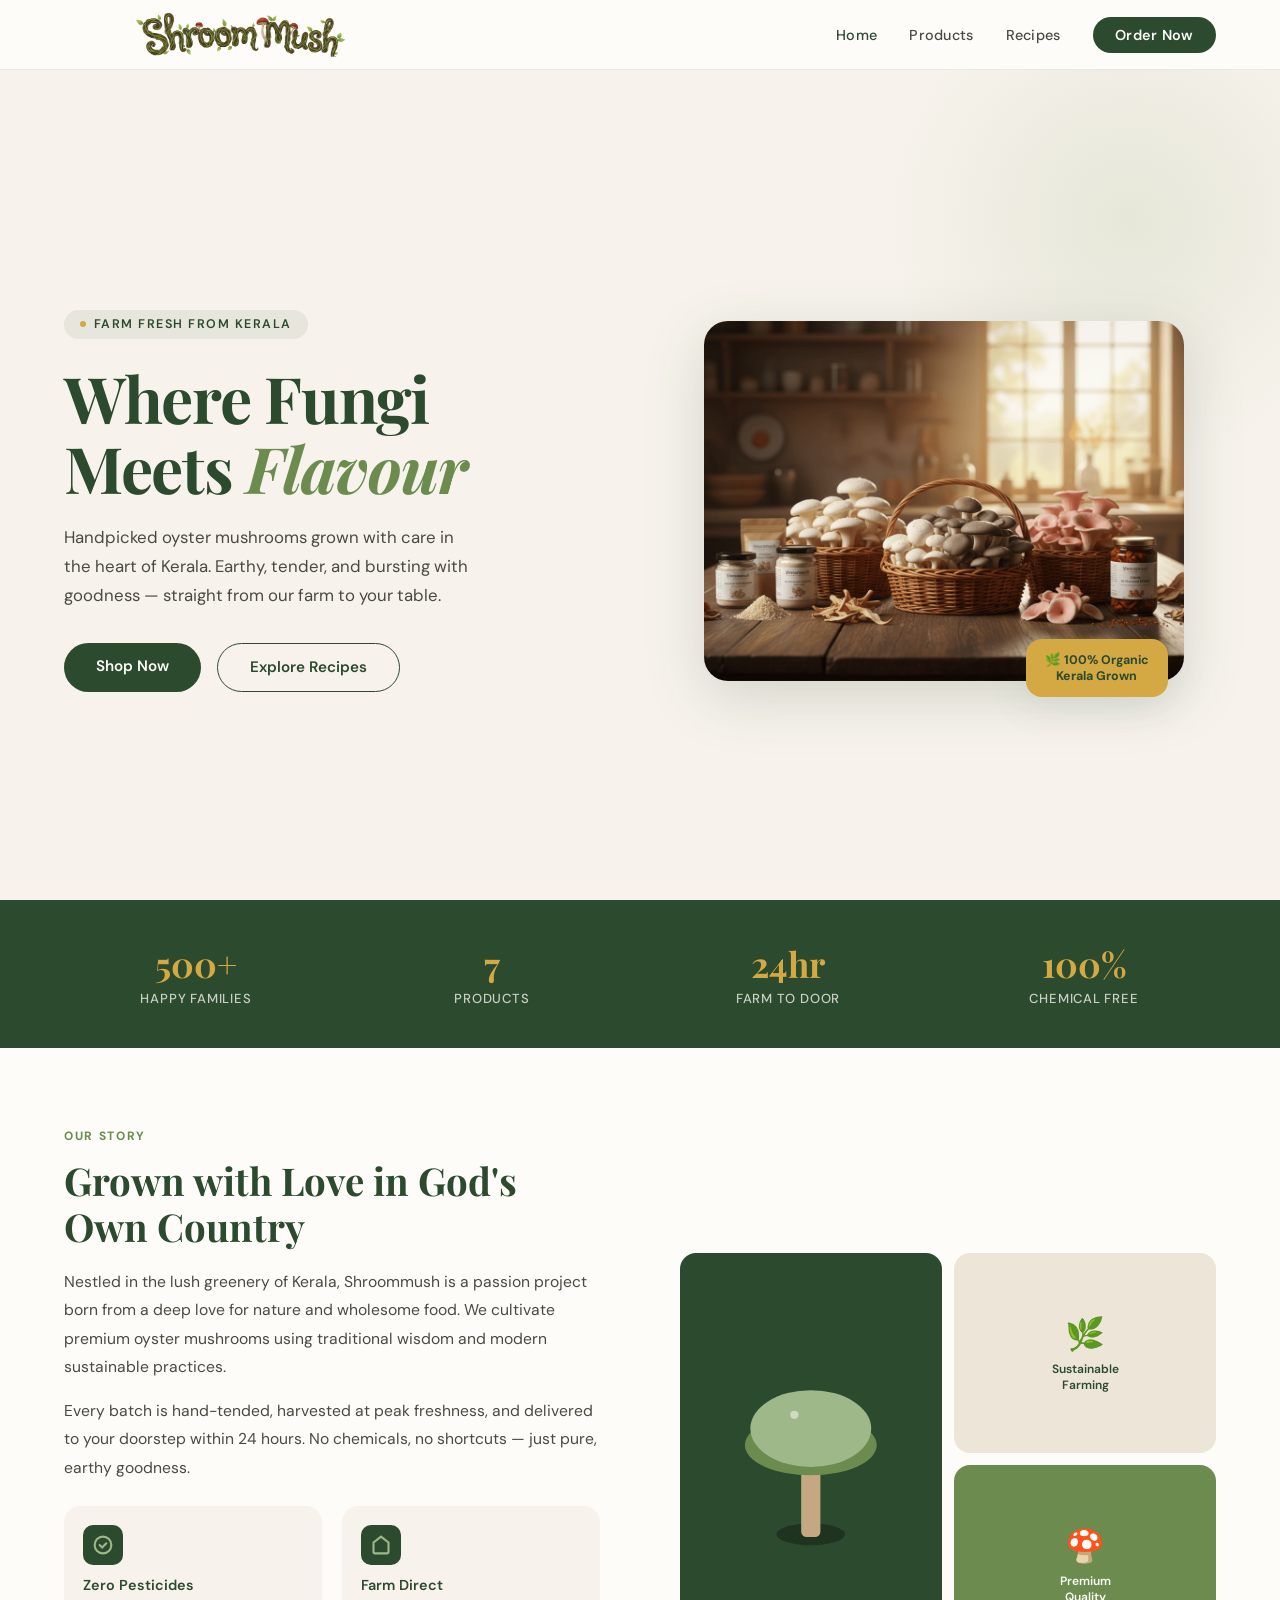
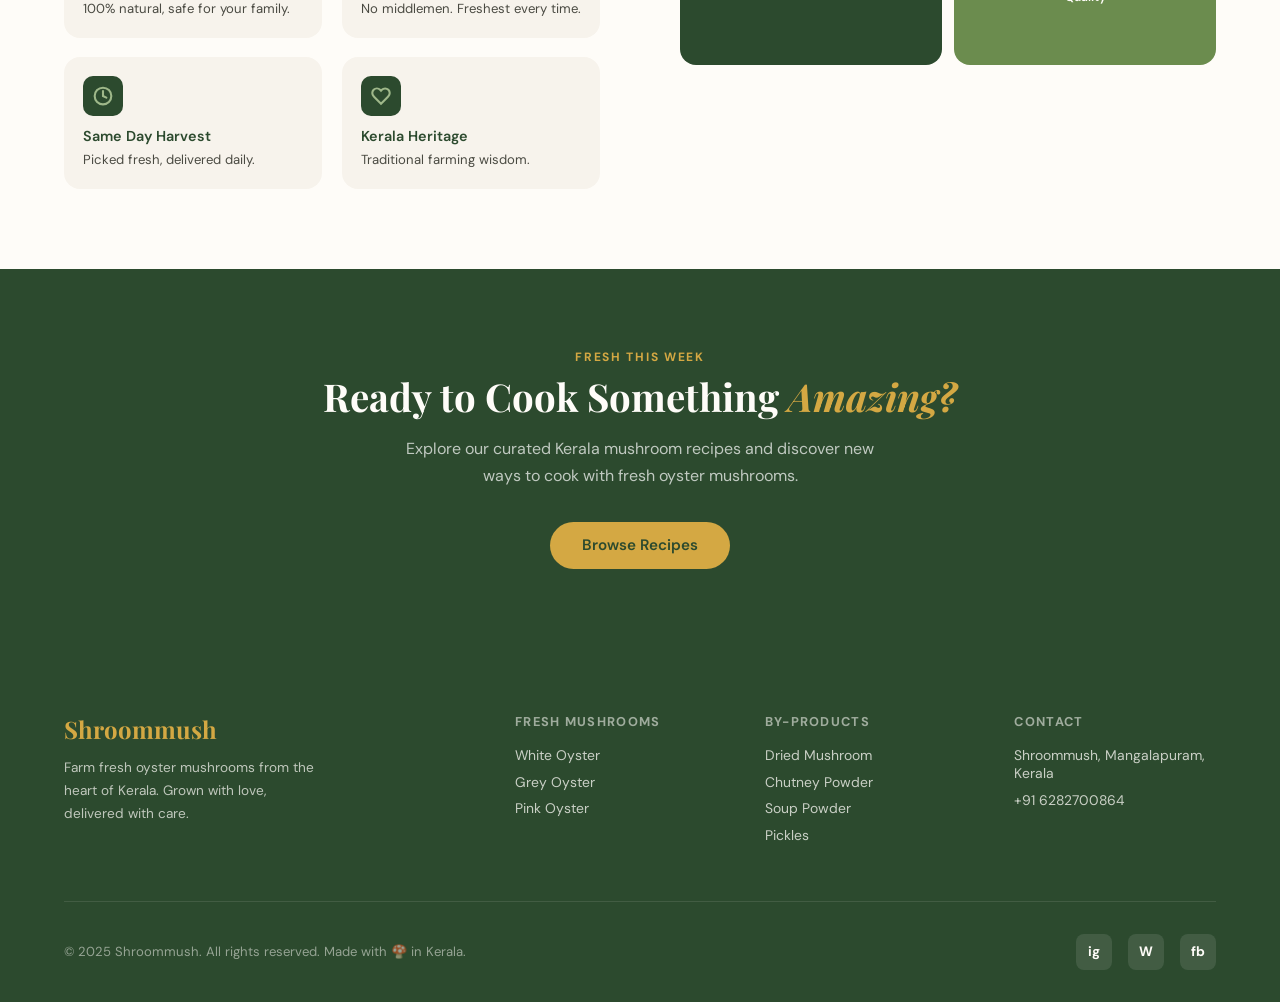
<file: index.html>
<!DOCTYPE html>
<html lang="en">
<head>
<meta charset="UTF-8">
<meta name="viewport" content="width=device-width, initial-scale=1.0">
<title>Shroommush — Farm Fresh Oyster Mushrooms, Kerala</title>
<link rel="stylesheet" href="style.css">
</head>
<body>

<!-- DISCOUNT BANNER -->
<div id="discountBanner">
  <span class="banner-text">🎉 <strong>Get up to 20% OFF</strong> on your next direct purchase! Use code <span class="banner-code">SHROOM20</span> on WhatsApp</span>
  <a class="banner-shop-btn" href="products.html" onclick="hideBanner()">Shop Now</a>
  <button class="banner-close" onclick="hideBanner()" aria-label="Close">✕</button>
</div>

<!-- NAV -->
<nav>
  <a class="nav-logo" href="index.html"><img src="logo.png" alt="" class="nav-logo-img"></a>
  <ul class="nav-links">
    <li><a href="index.html" class="active">Home</a></li>
    <li><a href="products.html">Products</a></li>
    <li><a href="recipes.html">Recipes</a></li>
    <li><a href="contact.html" class="nav-cta">Order Now</a></li>
  </ul>
  <button class="hamburger" onclick="toggleMenu()"><span></span><span></span><span></span></button>
</nav>
<div class="mobile-menu" id="mobileMenu">
  <a href="index.html">Home</a>
  <a href="products.html">Products</a>
  <a href="recipes.html">Recipes</a>
  <a href="contact.html">Order Now</a>
</div>

<!-- HERO -->
<section class="hero">
  <div class="hero-text">
    <div class="hero-eyebrow">Farm Fresh from Kerala</div>
    <h1>Where Fungi<br>Meets <em>Flavour</em></h1>
    <p>Handpicked oyster mushrooms grown with care in the heart of Kerala. Earthy, tender, and bursting with goodness — straight from our farm to your table.</p>
    <div class="hero-btns">
      <a href="products.html" class="btn-primary">Shop Now</a>
      <a href="recipes.html" class="btn-outline">Explore Recipes</a>
    </div>
  </div>
  <div class="hero-visual">
    <div class="hero-img-wrap">
      <img src="banner.png" alt="Fresh Oyster Mushrooms from Kerala" class="hero-img">
      <div class="hero-badge">🌿 100% Organic<br>Kerala Grown</div>
    </div>
  </div>
</section>

<div class="stats-bar">
  <div class="stat-item"><span class="stat-num">500+</span><span class="stat-label">Happy Families</span></div>
  <div class="stat-item"><span class="stat-num">7</span><span class="stat-label">Products</span></div>
  <div class="stat-item"><span class="stat-num">24hr</span><span class="stat-label">Farm to Door</span></div>
  <div class="stat-item"><span class="stat-num">100%</span><span class="stat-label">Chemical Free</span></div>
</div>

<section class="about-strip">
  <div>
    <span class="section-tag">Our Story</span>
    <h2 class="section-h2">Grown with Love in God's Own Country</h2>
    <p class="body-text">Nestled in the lush greenery of Kerala, Shroommush is a passion project born from a deep love for nature and wholesome food. We cultivate premium oyster mushrooms using traditional wisdom and modern sustainable practices.</p>
    <p class="body-text">Every batch is hand-tended, harvested at peak freshness, and delivered to your doorstep within 24 hours. No chemicals, no shortcuts — just pure, earthy goodness.</p>
    <div class="features-grid">
      <div class="feature-card"><div class="feature-icon"><svg width="20" height="20" viewBox="0 0 24 24" fill="none" stroke="#9FB88A" stroke-width="2.5" stroke-linecap="round"><circle cx="12" cy="12" r="10"/><path d="M8 12l3 3 5-5"/></svg></div><h4>Zero Pesticides</h4><p>100% natural, safe for your family.</p></div>
      <div class="feature-card"><div class="feature-icon"><svg width="20" height="20" viewBox="0 0 24 24" fill="none" stroke="#9FB88A" stroke-width="2.5" stroke-linecap="round"><path d="M3 9l9-7 9 7v11a2 2 0 0 1-2 2H5a2 2 0 0 1-2-2z"/></svg></div><h4>Farm Direct</h4><p>No middlemen. Freshest every time.</p></div>
      <div class="feature-card"><div class="feature-icon"><svg width="20" height="20" viewBox="0 0 24 24" fill="none" stroke="#9FB88A" stroke-width="2.5" stroke-linecap="round"><circle cx="12" cy="12" r="10"/><polyline points="12 6 12 12 16 14"/></svg></div><h4>Same Day Harvest</h4><p>Picked fresh, delivered daily.</p></div>
      <div class="feature-card"><div class="feature-icon"><svg width="20" height="20" viewBox="0 0 24 24" fill="none" stroke="#9FB88A" stroke-width="2.5" stroke-linecap="round"><path d="M20.84 4.61a5.5 5.5 0 0 0-7.78 0L12 5.67l-1.06-1.06a5.5 5.5 0 0 0-7.78 7.78l1.06 1.06L12 21.23l7.78-7.78 1.06-1.06a5.5 5.5 0 0 0 0-7.78z"/></svg></div><h4>Kerala Heritage</h4><p>Traditional farming wisdom.</p></div>
    </div>
  </div>
  <div class="mosaic">
    <div class="mosaic-block"><svg viewBox="0 0 120 240" style="width:80%;height:80%"><ellipse cx="60" cy="175" rx="25" ry="8" fill="rgba(0,0,0,0.3)"/><rect x="53" y="115" width="14" height="62" rx="4" fill="#C4A882"/><ellipse cx="60" cy="110" rx="48" ry="22" fill="#6B8C4E"/><ellipse cx="60" cy="98" rx="44" ry="28" fill="#9FB88A"/><circle cx="48" cy="88" r="3" fill="rgba(254,252,248,0.5)"/></svg></div>
    <div class="mosaic-block"><span style="font-size:2rem">🌿</span><span style="font-size:0.75rem;font-weight:600;color:var(--forest);text-align:center">Sustainable<br>Farming</span></div>
    <div class="mosaic-block"><span style="font-size:2rem">🍄</span><span style="font-size:0.75rem;font-weight:600;color:var(--white);text-align:center">Premium<br>Quality</span></div>
  </div>
</section>

<section style="background:var(--forest);padding:5rem 5vw;text-align:center">
  <span class="section-tag" style="color:var(--gold);display:block;margin-bottom:0.5rem">Fresh This Week</span>
  <h2 class="section-h2" style="color:var(--white);margin:0 auto 1rem">Ready to Cook Something <em style="color:var(--gold)">Amazing?</em></h2>
  <p style="color:rgba(255,255,255,0.7);max-width:480px;margin:0 auto 2rem;line-height:1.7">Explore our curated Kerala mushroom recipes and discover new ways to cook with fresh oyster mushrooms.</p>
  <a href="recipes.html" class="btn-primary" style="background:var(--gold);color:var(--forest)">Browse Recipes</a>
</section>

<footer>
  <div class="footer-grid">
    <div class="footer-brand"><h3>Shroommush</h3><p>Farm fresh oyster mushrooms from the heart of Kerala. Grown with love, delivered with care.</p></div>
    <div class="footer-col"><h4>Fresh Mushrooms</h4><a href="products.html">White Oyster</a><a href="products.html">Grey Oyster</a><a href="products.html">Pink Oyster</a></div>
    <div class="footer-col"><h4>By-Products</h4><a href="products.html">Dried Mushroom</a><a href="products.html">Chutney Powder</a><a href="products.html">Soup Powder</a><a href="products.html">Pickles</a></div>
    <div class="footer-col"><h4>Contact</h4><a>Shroommush, Mangalapuram, Kerala</a><a>+91 6282700864</a></div>
  </div>
  <div class="footer-bottom">
    <p>© 2025 Shroommush. All rights reserved. Made with 🍄 in Kerala.</p>
    <div class="social-links"><a class="social-link">ig</a><a class="social-link">W</a><a class="social-link">fb</a></div>
  </div>
</footer>

<script>
function toggleMenu(){ document.getElementById('mobileMenu').classList.toggle('open'); }
function hideBanner() { document.getElementById('discountBanner').classList.remove('show'); }
setTimeout(function(){ document.getElementById('discountBanner').classList.add('show'); }, 3000);
</script>
</body>
</html>
</file>
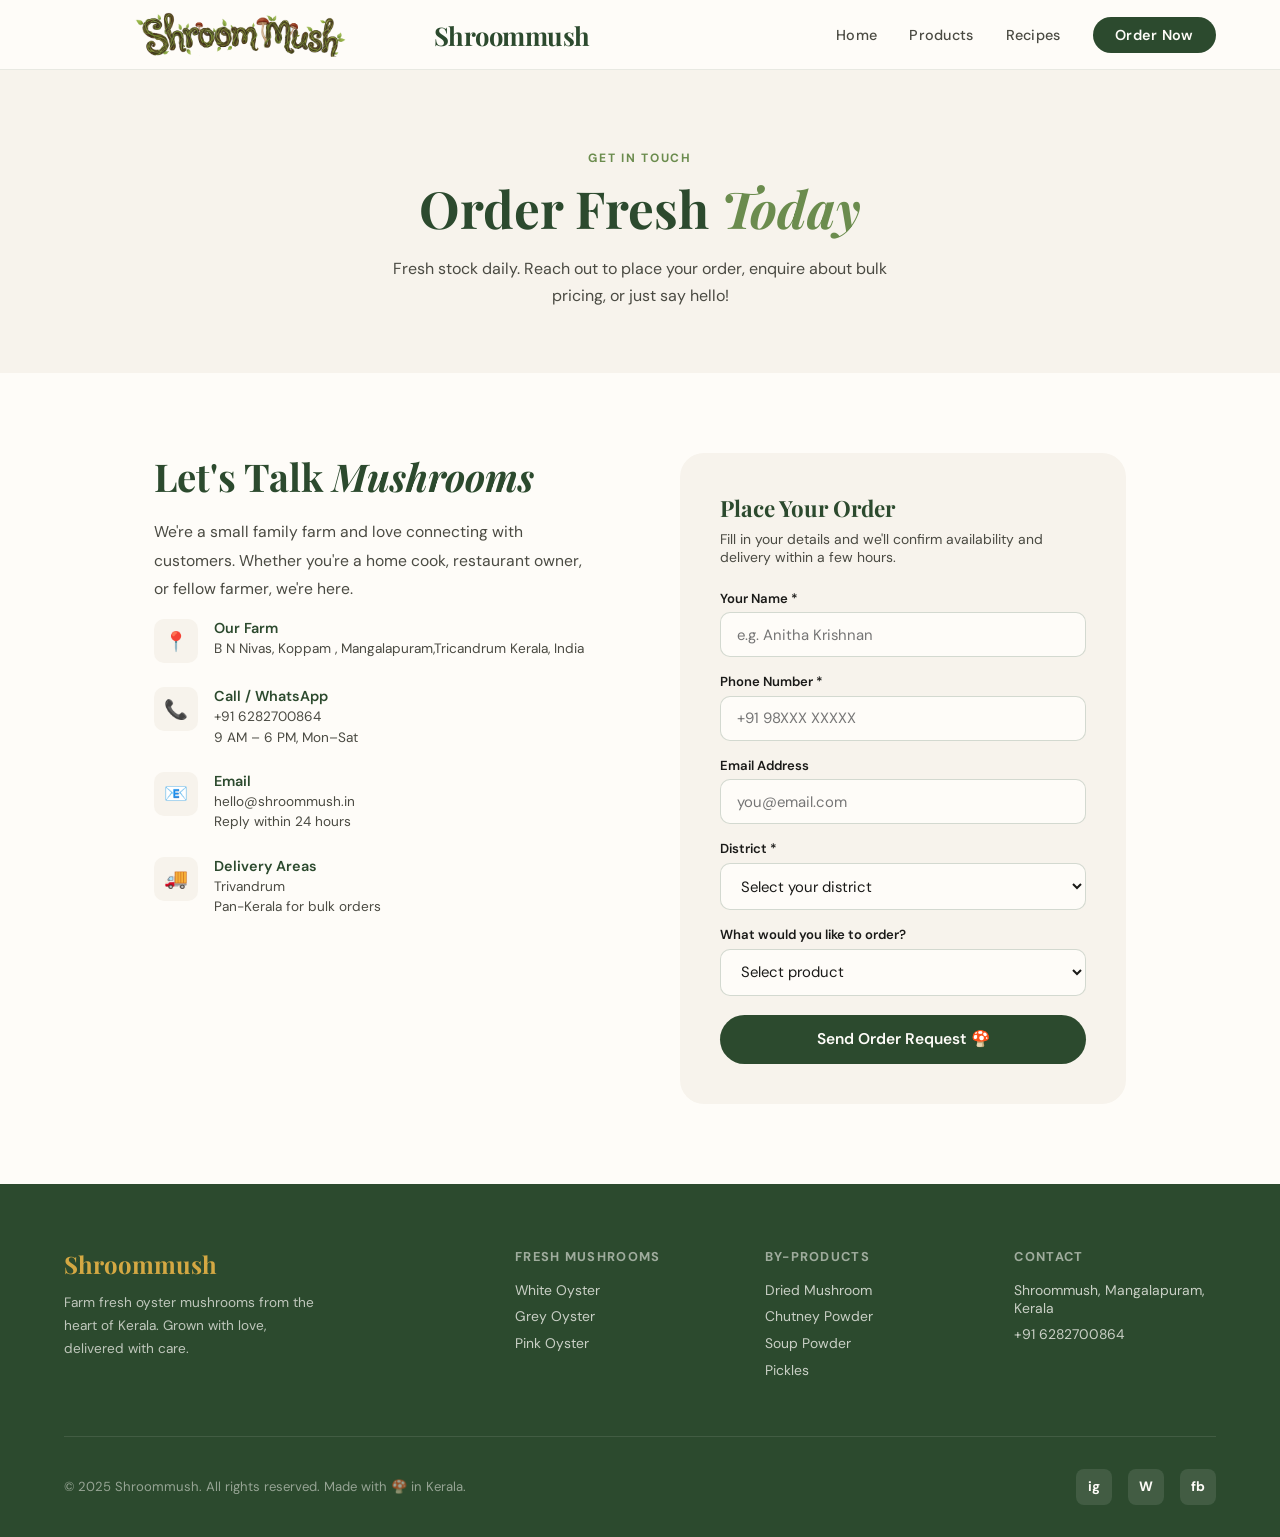
<file: contact.html>
<!DOCTYPE html>
<html lang="en">
<head>
<meta charset="UTF-8">
<meta name="viewport" content="width=device-width, initial-scale=1.0">
<title>Order Now — Shroommush</title>
<link rel="stylesheet" href="style.css">
</head>
<body>

<!-- NAV -->
<nav>
  <a class="nav-logo" href="index.html"><img src="logo.png" alt="" class="nav-logo-img">Shroommush</a>
  <ul class="nav-links">
    <li><a href="index.html">Home</a></li>
    <li><a href="products.html">Products</a></li>
    <li><a href="recipes.html">Recipes</a></li>
    <li><a href="contact.html" class="nav-cta">Order Now</a></li>
  </ul>
  <button class="hamburger" onclick="toggleMenu()"><span></span><span></span><span></span></button>
</nav>
<div class="mobile-menu" id="mobileMenu">
  <a href="index.html">Home</a>
  <a href="products.html">Products</a>
  <a href="recipes.html">Recipes</a>
  <a href="contact.html">Order Now</a>
</div>

<div class="page-hero">
  <span class="section-tag" style="display:block;margin-bottom:0.5rem">Get In Touch</span>
  <h1>Order Fresh <em style="font-style:italic;color:var(--moss)">Today</em></h1>
  <p>Fresh stock daily. Reach out to place your order, enquire about bulk pricing, or just say hello!</p>
</div>

<section class="contact-section">
  <div>
    <h2 class="section-h2">Let's Talk <em style="font-style:italic">Mushrooms</em></h2>
    <p class="body-text">We're a small family farm and love connecting with customers. Whether you're a home cook, restaurant owner, or fellow farmer, we're here.</p>
    <div class="contact-item"><div class="contact-icon">📍</div><div><h4>Our Farm</h4><p>B N Nivas, Koppam , Mangalapuram,Tricandrum Kerala, India<br></p></div></div>
    <div class="contact-item"><div class="contact-icon">📞</div><div><h4>Call / WhatsApp</h4><p>+91 6282700864<br>9 AM – 6 PM, Mon–Sat</p></div></div>
    <div class="contact-item"><div class="contact-icon">📧</div><div><h4>Email</h4><p>hello@shroommush.in<br>Reply within 24 hours</p></div></div>
    <div class="contact-item"><div class="contact-icon">🚚</div><div><h4>Delivery Areas</h4><p>Trivandrum<br>Pan-Kerala for bulk orders</p></div></div>
  </div>
  <div class="contact-form-box">
    <h3>Place Your Order</h3>
    <p>Fill in your details and we'll confirm availability and delivery within a few hours.</p>
    <div id="orderSuccess" class="success-msg">✅ Order received! We'll WhatsApp you shortly.</div>
    <form id="orderForm" onsubmit="submitOrder(event)">
      <div class="form-group"><label>Your Name *</label><input type="text" placeholder="e.g. Anitha Krishnan" required></div>
      <div class="form-group"><label>Phone Number *</label><input type="tel" placeholder="+91 98XXX XXXXX" required></div>
      <div class="form-group"><label>Email Address</label><input type="email" placeholder="you@email.com"></div>
      <div class="form-group"><label>District *</label><select required><option value="">Select your district</option><option>Trivandrum</option><option>Kollam</option><option>Eranakulam</option><option>Trissur</option><option>Kozhikode</option><option>Other</option></select></div>
      <div class="form-group"><label>What would you like to order?</label><select><option value="">Select product</option><option>White Oyster Mushrooms</option><option>Grey Oyster Mushrooms</option><option>Pink Oyster Mushrooms</option><option>Dried Mushroom</option><option>Mushroom Chutney Powder</option><option>Mushroom Soup Powder</option><option>Mushroom Pickles</option><option>Bulk / Custom Order</option></select></div>
      <button type="submit" class="form-submit">Send Order Request 🍄</button>
    </form>
  </div>
</section>

<footer>
  <div class="footer-grid">
    <div class="footer-brand"><h3>Shroommush</h3><p>Farm fresh oyster mushrooms from the heart of Kerala. Grown with love, delivered with care.</p></div>
    <div class="footer-col"><h4>Fresh Mushrooms</h4><a href="products.html">White Oyster</a><a href="products.html">Grey Oyster</a><a href="products.html">Pink Oyster</a></div>
    <div class="footer-col"><h4>By-Products</h4><a href="products.html">Dried Mushroom</a><a href="products.html">Chutney Powder</a><a href="products.html">Soup Powder</a><a href="products.html">Pickles</a></div>
    <div class="footer-col"><h4>Contact</h4><a>Shroommush, Mangalapuram, Kerala</a><a>+91 6282700864</a></div>
  </div>
  <div class="footer-bottom">
    <p>© 2025 Shroommush. All rights reserved. Made with 🍄 in Kerala.</p>
    <div class="social-links"><a class="social-link">ig</a><a class="social-link">W</a><a class="social-link">fb</a></div>
  </div>
</footer>
<div class="toast" id="toast"></div>

<script>
function toggleMenu(){ document.getElementById('mobileMenu').classList.toggle('open'); }
function showToast(msg){ const t=document.getElementById('toast'); t.textContent=msg; t.classList.add('show'); setTimeout(()=>t.classList.remove('show'),3800); }
function submitOrder(e){
  e.preventDefault();
  document.getElementById('orderSuccess').classList.add('show');
  e.target.style.display='none';
  showToast("✅ Order submitted! We'll WhatsApp you soon.");
}
</script>
</body>
</html>
</file>
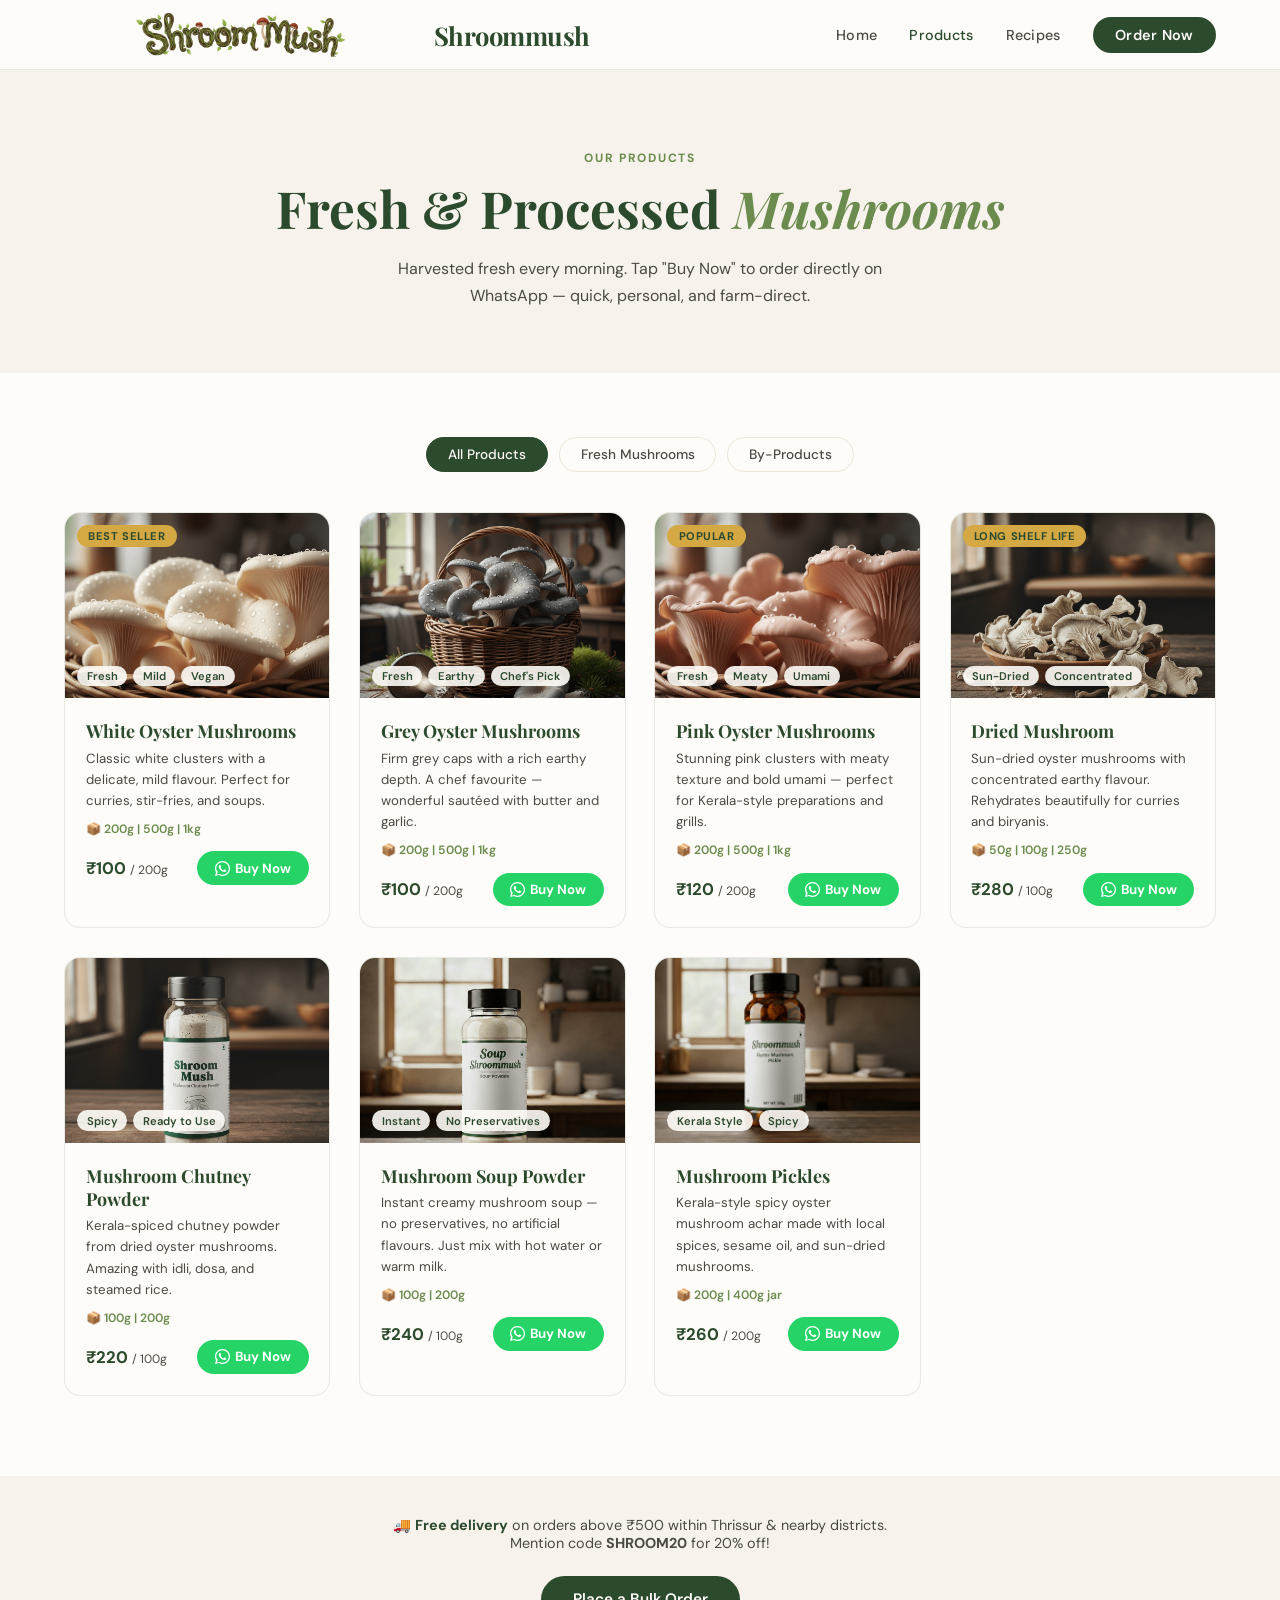
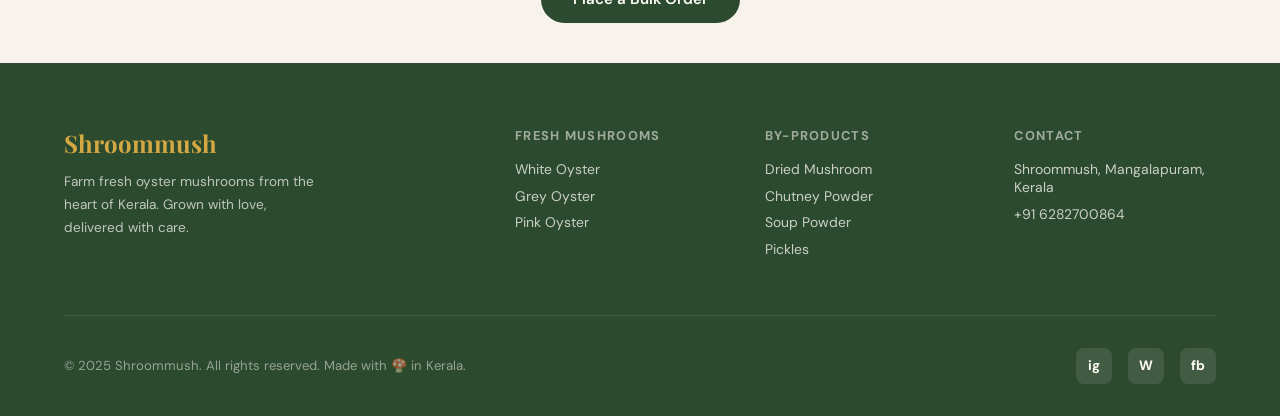
<file: products.html>
<!DOCTYPE html>
<html lang="en">
<head>
<meta charset="UTF-8">
<meta name="viewport" content="width=device-width, initial-scale=1.0">
<title>Products — Shroommush</title>
<link rel="stylesheet" href="style.css">
</head>
<body>

<!-- NAV -->
<nav>
  <a class="nav-logo" href="index.html"><img src="logo.png" alt="" class="nav-logo-img">Shroommush</a>
  <ul class="nav-links">
    <li><a href="index.html">Home</a></li>
    <li><a href="products.html" class="active">Products</a></li>
    <li><a href="recipes.html">Recipes</a></li>
    <li><a href="contact.html" class="nav-cta">Order Now</a></li>
  </ul>
  <button class="hamburger" onclick="toggleMenu()"><span></span><span></span><span></span></button>
</nav>
<div class="mobile-menu" id="mobileMenu">
  <a href="index.html">Home</a>
  <a href="products.html">Products</a>
  <a href="recipes.html">Recipes</a>
  <a href="contact.html">Order Now</a>
</div>

<div class="page-hero">
  <span class="section-tag" style="display:block;margin-bottom:0.5rem">Our Products</span>
  <h1>Fresh &amp; Processed <em style="font-style:italic;color:var(--moss)">Mushrooms</em></h1>
  <p>Harvested fresh every morning. Tap "Buy Now" to order directly on WhatsApp — quick, personal, and farm-direct.</p>
</div>

<section class="products-section">
  <div class="products-filter">
    <button class="filter-btn active" onclick="filterProducts('all',this)">All Products</button>
    <button class="filter-btn" onclick="filterProducts('fresh',this)">Fresh Mushrooms</button>
    <button class="filter-btn" onclick="filterProducts('byproduct',this)">By-Products</button>
  </div>
  <div class="products-grid">

    <!-- FRESH -->
    <div class="product-card" data-cat="fresh">
      <div class="product-img pc-white"><div class="product-badge">Best Seller</div>
        <div class="recipe-meta-tags"><span class="tag">Fresh</span><span class="tag">Mild</span><span class="tag">Vegan</span></div>
        <img src="white.png" alt="White Oyster Mushrooms">
      </div>
      <div class="product-info">
        <div class="product-name">White Oyster Mushrooms</div>
        <div class="product-desc">Classic white clusters with a delicate, mild flavour. Perfect for curries, stir-fries, and soups.</div>
        <div class="product-weight">📦 200g | 500g | 1kg</div>
        <div class="product-footer">
          <div class="product-price">₹100 <span>/ 200g</span></div>
          <a class="buy-btn" href="#" onclick="buyNow('White Oyster Mushrooms','₹100/200g');return false;"><svg viewBox="0 0 24 24"><path d="M17.472 14.382c-.297-.149-1.758-.867-2.03-.967-.273-.099-.471-.148-.67.15-.197.297-.767.966-.94 1.164-.173.199-.347.223-.644.075-.297-.15-1.255-.463-2.39-1.475-.883-.788-1.48-1.761-1.653-2.059-.173-.297-.018-.458.13-.606.134-.133.298-.347.446-.52.149-.174.198-.298.298-.497.099-.198.05-.371-.025-.52-.075-.149-.669-1.612-.916-2.207-.242-.579-.487-.5-.669-.51-.173-.008-.371-.01-.57-.01-.198 0-.52.074-.792.372-.272.297-1.04 1.016-1.04 2.479 0 1.462 1.065 2.875 1.213 3.074.149.198 2.096 3.2 5.077 4.487.709.306 1.262.489 1.694.625.712.227 1.36.195 1.871.118.571-.085 1.758-.719 2.006-1.413.248-.694.248-1.289.173-1.413-.074-.124-.272-.198-.57-.347z"/><path d="M12 0C5.373 0 0 5.373 0 12c0 2.124.558 4.115 1.531 5.838L.057 23.999l6.304-1.654A11.944 11.944 0 0 0 12 24c6.627 0 12-5.373 12-12S18.627 0 12 0zm0 22c-1.89 0-3.663-.522-5.18-1.43L3 21.892l1.347-4.698A10 10 0 0 1 2 12C2 6.477 6.477 2 12 2s10 4.477 10 10-4.477 10-10 10z"/></svg>Buy Now</a>
        </div>
      </div>
    </div>

    <div class="product-card" data-cat="fresh">
      <div class="product-img pc-grey">
        <div class="recipe-meta-tags"><span class="tag">Fresh</span><span class="tag">Earthy</span><span class="tag">Chef's Pick</span></div>
        <img src="grey.png" alt="Grey Oyster Mushrooms">
      </div>
      <div class="product-info">
        <div class="product-name">Grey Oyster Mushrooms</div>
        <div class="product-desc">Firm grey caps with a rich earthy depth. A chef favourite — wonderful sautéed with butter and garlic.</div>
        <div class="product-weight">📦 200g | 500g | 1kg</div>
        <div class="product-footer">
          <div class="product-price">₹100 <span>/ 200g</span></div>
          <a class="buy-btn" href="#" onclick="buyNow('Grey Oyster Mushrooms','₹100/200g');return false;"><svg viewBox="0 0 24 24"><path d="M17.472 14.382c-.297-.149-1.758-.867-2.03-.967-.273-.099-.471-.148-.67.15-.197.297-.767.966-.94 1.164-.173.199-.347.223-.644.075-.297-.15-1.255-.463-2.39-1.475-.883-.788-1.48-1.761-1.653-2.059-.173-.297-.018-.458.13-.606.134-.133.298-.347.446-.52.149-.174.198-.298.298-.497.099-.198.05-.371-.025-.52-.075-.149-.669-1.612-.916-2.207-.242-.579-.487-.5-.669-.51-.173-.008-.371-.01-.57-.01-.198 0-.52.074-.792.372-.272.297-1.04 1.016-1.04 2.479 0 1.462 1.065 2.875 1.213 3.074.149.198 2.096 3.2 5.077 4.487.709.306 1.262.489 1.694.625.712.227 1.36.195 1.871.118.571-.085 1.758-.719 2.006-1.413.248-.694.248-1.289.173-1.413-.074-.124-.272-.198-.57-.347z"/><path d="M12 0C5.373 0 0 5.373 0 12c0 2.124.558 4.115 1.531 5.838L.057 23.999l6.304-1.654A11.944 11.944 0 0 0 12 24c6.627 0 12-5.373 12-12S18.627 0 12 0zm0 22c-1.89 0-3.663-.522-5.18-1.43L3 21.892l1.347-4.698A10 10 0 0 1 2 12C2 6.477 6.477 2 12 2s10 4.477 10 10-4.477 10-10 10z"/></svg>Buy Now</a>
        </div>
      </div>
    </div>

    <div class="product-card" data-cat="fresh">
      <div class="product-img pc-pink"><div class="product-badge">Popular</div>
        <div class="recipe-meta-tags"><span class="tag">Fresh</span><span class="tag">Meaty</span><span class="tag">Umami</span></div>
        <img src="pink.png" alt="Pink Oyster Mushrooms">
      </div>
      <div class="product-info">
        <div class="product-name">Pink Oyster Mushrooms</div>
        <div class="product-desc">Stunning pink clusters with meaty texture and bold umami — perfect for Kerala-style preparations and grills.</div>
        <div class="product-weight">📦 200g | 500g | 1kg</div>
        <div class="product-footer">
          <div class="product-price">₹120 <span>/ 200g</span></div>
          <a class="buy-btn" href="#" onclick="buyNow('Pink Oyster Mushrooms','₹120/200g');return false;"><svg viewBox="0 0 24 24"><path d="M17.472 14.382c-.297-.149-1.758-.867-2.03-.967-.273-.099-.471-.148-.67.15-.197.297-.767.966-.94 1.164-.173.199-.347.223-.644.075-.297-.15-1.255-.463-2.39-1.475-.883-.788-1.48-1.761-1.653-2.059-.173-.297-.018-.458.13-.606.134-.133.298-.347.446-.52.149-.174.198-.298.298-.497.099-.198.05-.371-.025-.52-.075-.149-.669-1.612-.916-2.207-.242-.579-.487-.5-.669-.51-.173-.008-.371-.01-.57-.01-.198 0-.52.074-.792.372-.272.297-1.04 1.016-1.04 2.479 0 1.462 1.065 2.875 1.213 3.074.149.198 2.096 3.2 5.077 4.487.709.306 1.262.489 1.694.625.712.227 1.36.195 1.871.118.571-.085 1.758-.719 2.006-1.413.248-.694.248-1.289.173-1.413-.074-.124-.272-.198-.57-.347z"/><path d="M12 0C5.373 0 0 5.373 0 12c0 2.124.558 4.115 1.531 5.838L.057 23.999l6.304-1.654A11.944 11.944 0 0 0 12 24c6.627 0 12-5.373 12-12S18.627 0 12 0zm0 22c-1.89 0-3.663-.522-5.18-1.43L3 21.892l1.347-4.698A10 10 0 0 1 2 12C2 6.477 6.477 2 12 2s10 4.477 10 10-4.477 10-10 10z"/></svg>Buy Now</a>
        </div>
      </div>
    </div>

    <!-- BY-PRODUCTS -->
    <div class="product-card" data-cat="byproduct">
      <div class="product-img pc-dried"><div class="product-badge">Long Shelf Life</div><div class="recipe-meta-tags"><span class="tag">Sun-Dried</span><span class="tag">Concentrated</span></div><img src="dried.png" alt="Dried Mushroom"></div>
      <div class="product-info">
        <div class="product-name">Dried Mushroom</div>
        <div class="product-desc">Sun-dried oyster mushrooms with concentrated earthy flavour. Rehydrates beautifully for curries and biryanis.</div>
        <div class="product-weight">📦 50g | 100g | 250g</div>
        <div class="product-footer">
          <div class="product-price">₹280 <span>/ 100g</span></div>
          <a class="buy-btn" href="#" onclick="buyNow('Dried Mushroom','₹280/100g');return false;"><svg viewBox="0 0 24 24"><path d="M17.472 14.382c-.297-.149-1.758-.867-2.03-.967-.273-.099-.471-.148-.67.15-.197.297-.767.966-.94 1.164-.173.199-.347.223-.644.075-.297-.15-1.255-.463-2.39-1.475-.883-.788-1.48-1.761-1.653-2.059-.173-.297-.018-.458.13-.606.134-.133.298-.347.446-.52.149-.174.198-.298.298-.497.099-.198.05-.371-.025-.52-.075-.149-.669-1.612-.916-2.207-.242-.579-.487-.5-.669-.51-.173-.008-.371-.01-.57-.01-.198 0-.52.074-.792.372-.272.297-1.04 1.016-1.04 2.479 0 1.462 1.065 2.875 1.213 3.074.149.198 2.096 3.2 5.077 4.487.709.306 1.262.489 1.694.625.712.227 1.36.195 1.871.118.571-.085 1.758-.719 2.006-1.413.248-.694.248-1.289.173-1.413-.074-.124-.272-.198-.57-.347z"/><path d="M12 0C5.373 0 0 5.373 0 12c0 2.124.558 4.115 1.531 5.838L.057 23.999l6.304-1.654A11.944 11.944 0 0 0 12 24c6.627 0 12-5.373 12-12S18.627 0 12 0zm0 22c-1.89 0-3.663-.522-5.18-1.43L3 21.892l1.347-4.698A10 10 0 0 1 2 12C2 6.477 6.477 2 12 2s10 4.477 10 10-4.477 10-10 10z"/></svg>Buy Now</a>
        </div>
      </div>
    </div>

    <div class="product-card" data-cat="byproduct">
      <div class="product-img pc-chutney"><div class="recipe-meta-tags"><span class="tag">Spicy</span><span class="tag">Ready to Use</span></div><img src="chutney.png" alt="Mushroom Chutney Powder"></div>
      <div class="product-info">
        <div class="product-name">Mushroom Chutney Powder</div>
        <div class="product-desc">Kerala-spiced chutney powder from dried oyster mushrooms. Amazing with idli, dosa, and steamed rice.</div>
        <div class="product-weight">📦 100g | 200g</div>
        <div class="product-footer">
          <div class="product-price">₹220 <span>/ 100g</span></div>
          <a class="buy-btn" href="#" onclick="buyNow('Mushroom Chutney Powder','₹220/100g');return false;"><svg viewBox="0 0 24 24"><path d="M17.472 14.382c-.297-.149-1.758-.867-2.03-.967-.273-.099-.471-.148-.67.15-.197.297-.767.966-.94 1.164-.173.199-.347.223-.644.075-.297-.15-1.255-.463-2.39-1.475-.883-.788-1.48-1.761-1.653-2.059-.173-.297-.018-.458.13-.606.134-.133.298-.347.446-.52.149-.174.198-.298.298-.497.099-.198.05-.371-.025-.52-.075-.149-.669-1.612-.916-2.207-.242-.579-.487-.5-.669-.51-.173-.008-.371-.01-.57-.01-.198 0-.52.074-.792.372-.272.297-1.04 1.016-1.04 2.479 0 1.462 1.065 2.875 1.213 3.074.149.198 2.096 3.2 5.077 4.487.709.306 1.262.489 1.694.625.712.227 1.36.195 1.871.118.571-.085 1.758-.719 2.006-1.413.248-.694.248-1.289.173-1.413-.074-.124-.272-.198-.57-.347z"/><path d="M12 0C5.373 0 0 5.373 0 12c0 2.124.558 4.115 1.531 5.838L.057 23.999l6.304-1.654A11.944 11.944 0 0 0 12 24c6.627 0 12-5.373 12-12S18.627 0 12 0zm0 22c-1.89 0-3.663-.522-5.18-1.43L3 21.892l1.347-4.698A10 10 0 0 1 2 12C2 6.477 6.477 2 12 2s10 4.477 10 10-4.477 10-10 10z"/></svg>Buy Now</a>
        </div>
      </div>
    </div>

    <div class="product-card" data-cat="byproduct">
      <div class="product-img pc-soup"><div class="recipe-meta-tags"><span class="tag">Instant</span><span class="tag">No Preservatives</span></div><img src="soup.png" alt="Mushroom Soup Powder"></div>
      <div class="product-info">
        <div class="product-name">Mushroom Soup Powder</div>
        <div class="product-desc">Instant creamy mushroom soup — no preservatives, no artificial flavours. Just mix with hot water or warm milk.</div>
        <div class="product-weight">📦 100g | 200g</div>
        <div class="product-footer">
          <div class="product-price">₹240 <span>/ 100g</span></div>
          <a class="buy-btn" href="#" onclick="buyNow('Mushroom Soup Powder','₹240/100g');return false;"><svg viewBox="0 0 24 24"><path d="M17.472 14.382c-.297-.149-1.758-.867-2.03-.967-.273-.099-.471-.148-.67.15-.197.297-.767.966-.94 1.164-.173.199-.347.223-.644.075-.297-.15-1.255-.463-2.39-1.475-.883-.788-1.48-1.761-1.653-2.059-.173-.297-.018-.458.13-.606.134-.133.298-.347.446-.52.149-.174.198-.298.298-.497.099-.198.05-.371-.025-.52-.075-.149-.669-1.612-.916-2.207-.242-.579-.487-.5-.669-.51-.173-.008-.371-.01-.57-.01-.198 0-.52.074-.792.372-.272.297-1.04 1.016-1.04 2.479 0 1.462 1.065 2.875 1.213 3.074.149.198 2.096 3.2 5.077 4.487.709.306 1.262.489 1.694.625.712.227 1.36.195 1.871.118.571-.085 1.758-.719 2.006-1.413.248-.694.248-1.289.173-1.413-.074-.124-.272-.198-.57-.347z"/><path d="M12 0C5.373 0 0 5.373 0 12c0 2.124.558 4.115 1.531 5.838L.057 23.999l6.304-1.654A11.944 11.944 0 0 0 12 24c6.627 0 12-5.373 12-12S18.627 0 12 0zm0 22c-1.89 0-3.663-.522-5.18-1.43L3 21.892l1.347-4.698A10 10 0 0 1 2 12C2 6.477 6.477 2 12 2s10 4.477 10 10-4.477 10-10 10z"/></svg>Buy Now</a>
        </div>
      </div>
    </div>

    <div class="product-card" data-cat="byproduct">
      <div class="product-img pc-pickle"><div class="recipe-meta-tags"><span class="tag">Kerala Style</span><span class="tag">Spicy</span></div><img src="pickle.png" alt="Mushroom Pickles"></div>
      <div class="product-info">
        <div class="product-name">Mushroom Pickles</div>
        <div class="product-desc">Kerala-style spicy oyster mushroom achar made with local spices, sesame oil, and sun-dried mushrooms.</div>
        <div class="product-weight">📦 200g | 400g jar</div>
        <div class="product-footer">
          <div class="product-price">₹260 <span>/ 200g</span></div>
          <a class="buy-btn" href="#" onclick="buyNow('Mushroom Pickles','₹260/200g');return false;"><svg viewBox="0 0 24 24"><path d="M17.472 14.382c-.297-.149-1.758-.867-2.03-.967-.273-.099-.471-.148-.67.15-.197.297-.767.966-.94 1.164-.173.199-.347.223-.644.075-.297-.15-1.255-.463-2.39-1.475-.883-.788-1.48-1.761-1.653-2.059-.173-.297-.018-.458.13-.606.134-.133.298-.347.446-.52.149-.174.198-.298.298-.497.099-.198.05-.371-.025-.52-.075-.149-.669-1.612-.916-2.207-.242-.579-.487-.5-.669-.51-.173-.008-.371-.01-.57-.01-.198 0-.52.074-.792.372-.272.297-1.04 1.016-1.04 2.479 0 1.462 1.065 2.875 1.213 3.074.149.198 2.096 3.2 5.077 4.487.709.306 1.262.489 1.694.625.712.227 1.36.195 1.871.118.571-.085 1.758-.719 2.006-1.413.248-.694.248-1.289.173-1.413-.074-.124-.272-.198-.57-.347z"/><path d="M12 0C5.373 0 0 5.373 0 12c0 2.124.558 4.115 1.531 5.838L.057 23.999l6.304-1.654A11.944 11.944 0 0 0 12 24c6.627 0 12-5.373 12-12S18.627 0 12 0zm0 22c-1.89 0-3.663-.522-5.18-1.43L3 21.892l1.347-4.698A10 10 0 0 1 2 12C2 6.477 6.477 2 12 2s10 4.477 10 10-4.477 10-10 10z"/></svg>Buy Now</a>
        </div>
      </div>
    </div>

  </div>
</section>

<div style="background:var(--cream);padding:2.5rem 5vw;text-align:center">
  <p style="color:var(--ink-light);font-size:0.9rem;max-width:520px;margin:0 auto">🚚 <strong style="color:var(--forest)">Free delivery</strong> on orders above ₹500 within Thrissur &amp; nearby districts. Mention code <strong>SHROOM20</strong> for 20% off!</p>
  <a href="contact.html" class="btn-primary" style="margin-top:1.5rem;display:inline-block">Place a Bulk Order</a>
</div>

<footer>
  <div class="footer-grid">
    <div class="footer-brand"><h3>Shroommush</h3><p>Farm fresh oyster mushrooms from the heart of Kerala. Grown with love, delivered with care.</p></div>
    <div class="footer-col"><h4>Fresh Mushrooms</h4><a href="products.html">White Oyster</a><a href="products.html">Grey Oyster</a><a href="products.html">Pink Oyster</a></div>
    <div class="footer-col"><h4>By-Products</h4><a href="products.html">Dried Mushroom</a><a href="products.html">Chutney Powder</a><a href="products.html">Soup Powder</a><a href="products.html">Pickles</a></div>
    <div class="footer-col"><h4>Contact</h4><a>Shroommush, Mangalapuram, Kerala</a><a>+91 6282700864</a></div>
  </div>
  <div class="footer-bottom">
    <p>© 2025 Shroommush. All rights reserved. Made with 🍄 in Kerala.</p>
    <div class="social-links"><a class="social-link">ig</a><a class="social-link">W</a><a class="social-link">fb</a></div>
  </div>
</footer>
<div class="toast" id="toast"></div>

<script>
const WA_NUMBER = '919876543210';
function toggleMenu(){ document.getElementById('mobileMenu').classList.toggle('open'); }
function showToast(msg){ const t=document.getElementById('toast'); t.textContent=msg; t.classList.add('show'); setTimeout(()=>t.classList.remove('show'),3800); }
function filterProducts(cat,btn){
  document.querySelectorAll('.filter-btn').forEach(b=>b.classList.remove('active')); btn.classList.add('active');
  document.querySelectorAll('.product-card').forEach(c=>{ c.style.display=(cat==='all'||c.dataset.cat===cat)?'':'none'; });
}
function buyNow(product, price) {
  const messages = {
    'White Oyster Mushrooms': `Hello Shroommush! 👋\n\nI'd like to order *White Oyster Mushrooms* 🍄\n💰 Price: ${price}\n\nCould you please confirm:\n• Availability for today/tomorrow\n• Delivery details for my area\n• Any bulk discount available?\n\nThank you!`,
    'Grey Oyster Mushrooms': `Hello Shroommush! 👋\n\nI'd like to order *Grey Oyster Mushrooms* 🍄\n💰 Price: ${price}\n\nCould you please confirm:\n• Availability for today/tomorrow\n• Delivery details for my area\n• Any bulk discount available?\n\nThank you!`,
    'Pink Oyster Mushrooms': `Hello Shroommush! 👋\n\nI'd like to order *Pink Oyster Mushrooms* 🌸🍄\n💰 Price: ${price}\n\nPink oyster looks amazing! Could you confirm:\n• Availability for today/tomorrow\n• Delivery details for my area\n• Best way to cook them?\n\nThank you!`,
    'Dried Mushroom': `Hello Shroommush! 👋\n\nI'm interested in your *Dried Mushroom* 🍂\n💰 Price: ${price}\n\nPlease let me know:\n• Current stock availability\n• Shelf life and storage tips\n• Delivery options for my area\n\nThank you!`,
    'Mushroom Chutney Powder': `Hello Shroommush! 👋\n\nI'd like to order *Mushroom Chutney Powder* 🌶️\n💰 Price: ${price}\n\nPlease let me know:\n• Current stock availability\n• Ingredients / spice level\n• Delivery options for my area\n\nThank you!`,
    'Mushroom Soup Powder': `Hello Shroommush! 👋\n\nI'd like to order *Mushroom Soup Powder* 🥣\n💰 Price: ${price}\n\nPlease let me know:\n• Current stock availability\n• Serving instructions\n• Delivery options for my area\n\nThank you!`,
    'Mushroom Pickles': `Hello Shroommush! 👋\n\nI'd like to order *Mushroom Pickles (Achar)* 🫙\n💰 Price: ${price}\n\nPlease let me know:\n• Current stock availability\n• Spice level options\n• Delivery options for my area\n\nThank you!`
  };
  const msg = messages[product] || `Hello Shroommush! I'd like to order ${product} (${price}). Please share availability and delivery details. Thank you!`;
  window.open('https://wa.me/'+WA_NUMBER+'?text='+encodeURIComponent(msg),'_blank');
}
</script>
</body>
</html>
</file>
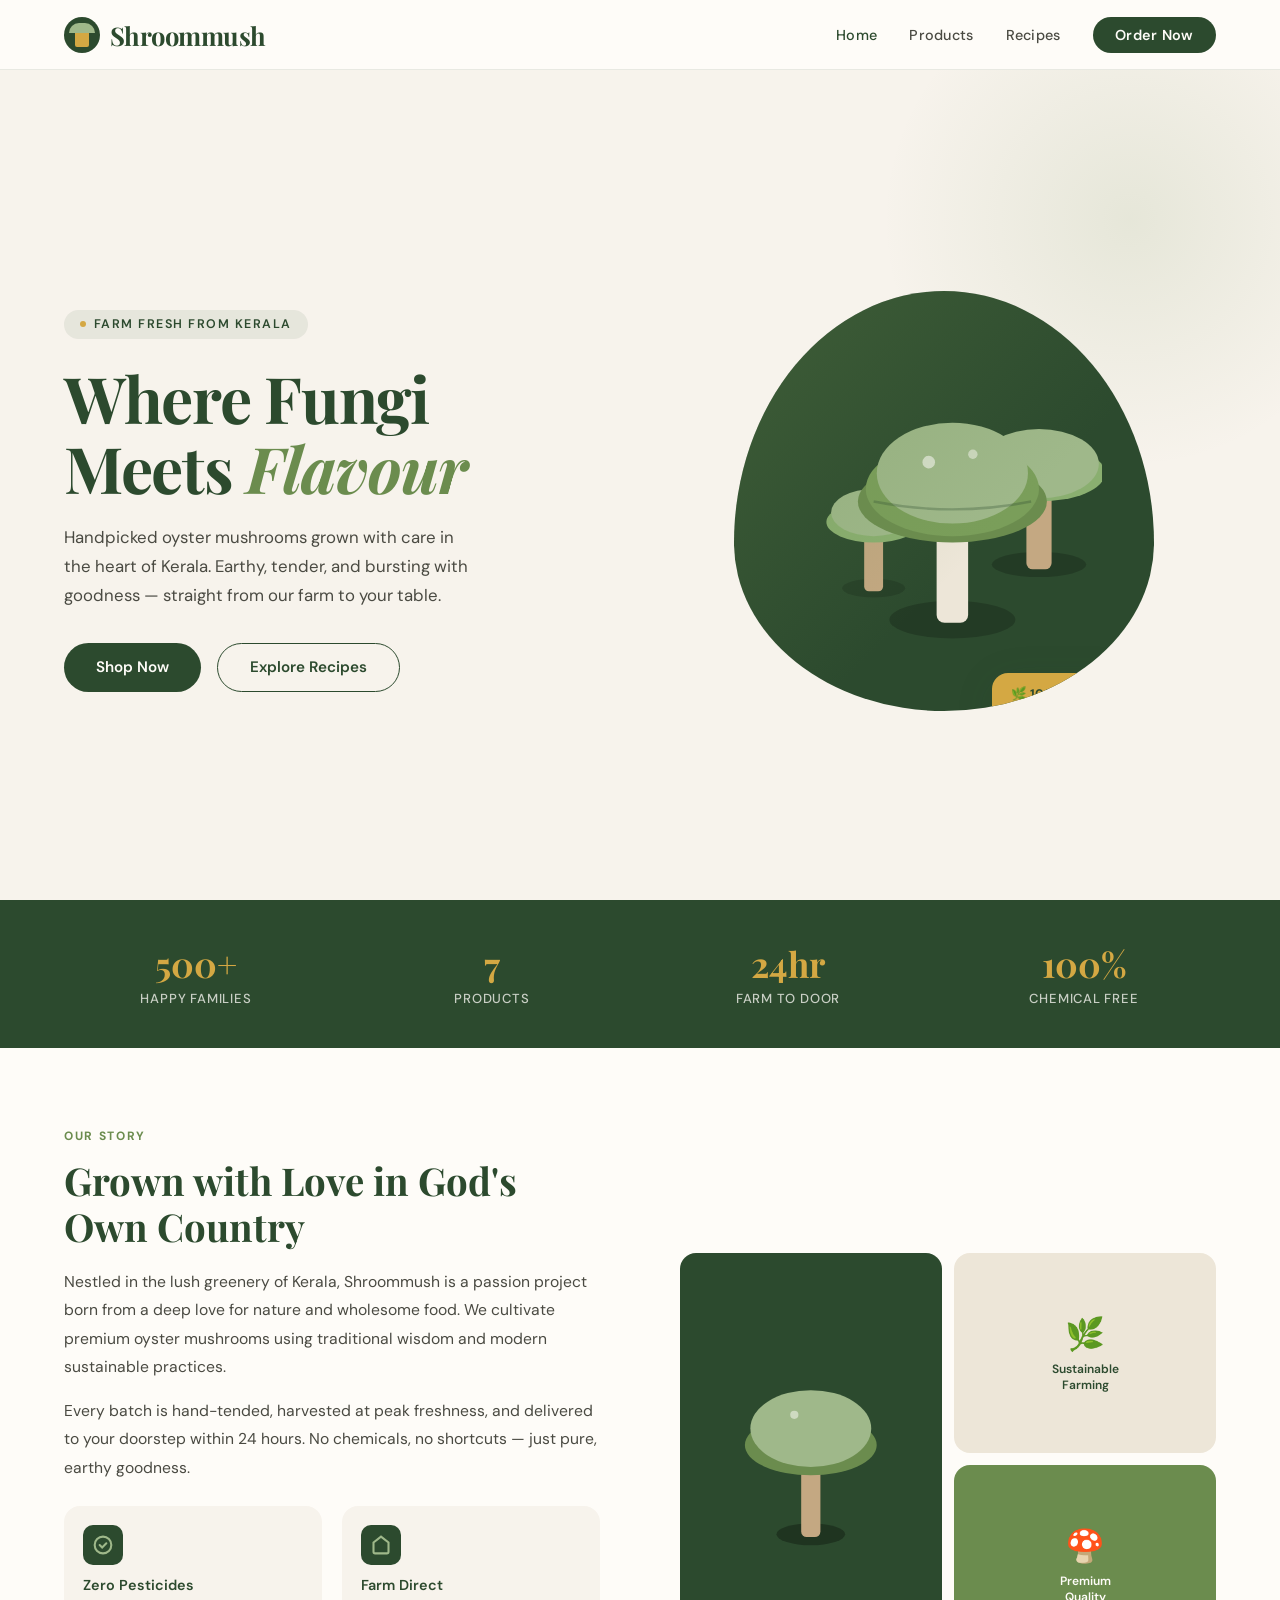
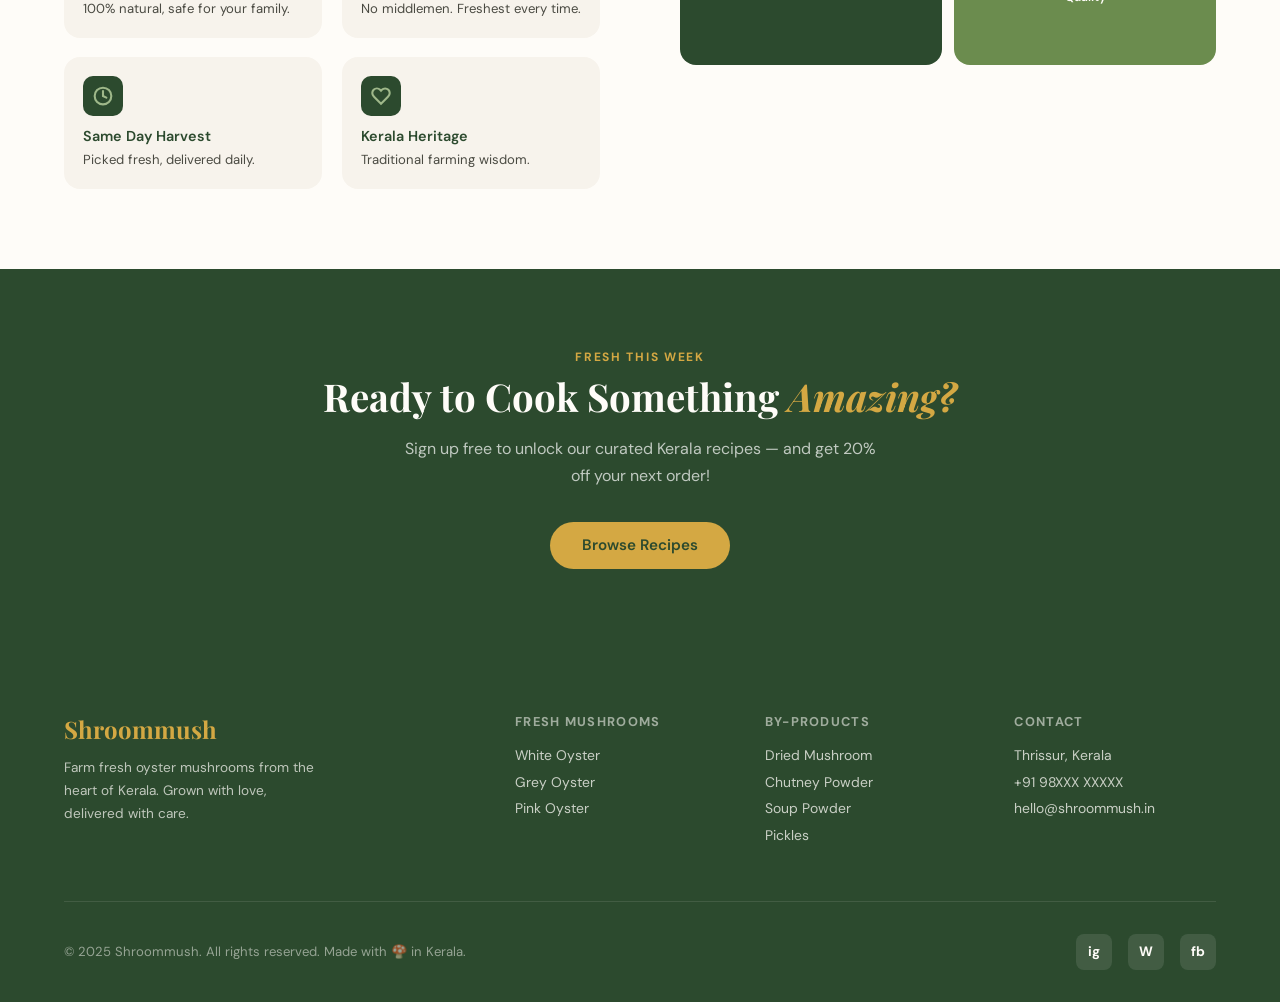
<file: shroommush.html>
<!DOCTYPE html>
<html lang="en">
<head>
<meta charset="UTF-8">
<meta name="viewport" content="width=device-width, initial-scale=1.0">
<title>Shroommush — Farm Fresh Oyster Mushrooms, Kerala</title>
<link href="https://fonts.googleapis.com/css2?family=Playfair+Display:ital,wght@0,400;0,700;1,400&family=DM+Sans:wght@300;400;500;600&display=swap" rel="stylesheet">
<style>
  *, *::before, *::after { box-sizing: border-box; margin: 0; padding: 0; }
  :root {
    --cream: #F7F3EC; --cream-dark: #EDE6D8;
    --forest: #2C4A2E; --forest-light: #3D6B40;
    --moss: #6B8C4E; --white: #FEFCF8;
    --ink: #1A1A18; --ink-light: #4A4A42;
    --gold: #D4A843; --spore: #9FB88A;
    --font-display: 'Playfair Display', Georgia, serif;
    --font-body: 'DM Sans', system-ui, sans-serif;
    --radius-lg: 16px;
    --shadow: 0 8px 40px rgba(44,74,46,0.1);
    --shadow-hover: 0 16px 60px rgba(44,74,46,0.18);
    --nav-h: 70px;
  }
  html { scroll-behavior: smooth; }
  body { font-family: var(--font-body); background: var(--white); color: var(--ink); overflow-x: hidden; }

  /* DISCOUNT BANNER */
  #discountBanner {
    display: none; position: fixed; top: var(--nav-h); left: 0; right: 0; z-index: 98;
    background: linear-gradient(135deg, #D4A843, #B8922E);
    color: #1A1A18; padding: 0.65rem 4vw;
    align-items: center; justify-content: center; gap: 12px; flex-wrap: wrap;
    animation: slideDown 0.4s cubic-bezier(0.34,1.56,0.64,1);
    box-shadow: 0 4px 20px rgba(212,168,67,0.35);
  }
  #discountBanner.show { display: flex; }
  @keyframes slideDown { from { transform: translateY(-100%); opacity:0; } to { transform: translateY(0); opacity:1; } }
  .banner-text { font-size: 0.88rem; font-weight: 600; text-align: center; }
  .banner-code { background: rgba(0,0,0,0.18); border-radius: 5px; padding: 0.15rem 0.6rem; font-size: 0.82rem; font-weight: 800; letter-spacing: 0.1em; font-family: monospace; }
  .banner-shop-btn { background: var(--forest); color: var(--white); border: none; border-radius: 20px; padding: 0.32rem 0.9rem; font-size: 0.8rem; font-weight: 700; cursor: pointer; font-family: var(--font-body); transition: background 0.2s; white-space: nowrap; }
  .banner-shop-btn:hover { background: var(--forest-light); }
  .banner-close { background: rgba(0,0,0,0.18); border: none; border-radius: 50%; width: 24px; height: 24px; cursor: pointer; font-size: 0.8rem; color: #1A1A18; display: flex; align-items: center; justify-content: center; flex-shrink: 0; }
  .banner-close:hover { background: rgba(0,0,0,0.28); }

  /* NAV */
  nav { position: fixed; top: 0; left: 0; right: 0; z-index: 100; height: var(--nav-h); background: rgba(254,252,248,0.94); backdrop-filter: blur(12px); border-bottom: 1px solid rgba(44,74,46,0.1); display: flex; align-items: center; justify-content: space-between; padding: 0 5vw; }
  .nav-logo { font-family: var(--font-display); font-size: 1.6rem; font-weight: 700; color: var(--forest); text-decoration: none; letter-spacing: -0.02em; display: flex; align-items: center; gap: 10px; cursor: pointer; }
  .nav-logo span { display: inline-block; width: 36px; height: 36px; background: var(--forest); border-radius: 50%; position: relative; overflow: hidden; flex-shrink: 0; }
  .nav-logo span::before { content: ''; position: absolute; bottom: 6px; left: 50%; transform: translateX(-50%); width: 14px; height: 16px; background: var(--gold); border-radius: 2px; }
  .nav-logo span::after { content: ''; position: absolute; bottom: 20px; left: 50%; transform: translateX(-50%); width: 26px; height: 10px; background: var(--spore); border-radius: 30px 30px 0 0; }
  .nav-links { display: flex; gap: 2rem; list-style: none; align-items: center; }
  .nav-links a { font-size: 0.9rem; font-weight: 500; color: var(--ink-light); text-decoration: none; letter-spacing: 0.02em; transition: color 0.2s; cursor: pointer; }
  .nav-links a:hover, .nav-links a.active { color: var(--forest); }
  .nav-cta { background: var(--forest) !important; color: var(--white) !important; padding: 0.55rem 1.4rem; border-radius: 40px; font-weight: 600 !important; }
  .nav-cta:hover { background: var(--forest-light) !important; }
  .hamburger { display: none; flex-direction: column; gap: 5px; cursor: pointer; padding: 4px; background: none; border: none; }
  .hamburger span { display: block; width: 24px; height: 2px; background: var(--forest); border-radius: 2px; }
  .mobile-menu { display: none; position: fixed; top: var(--nav-h); left: 0; right: 0; background: var(--white); border-bottom: 1px solid rgba(44,74,46,0.1); padding: 1.5rem 5vw 2rem; z-index: 99; flex-direction: column; gap: 1.2rem; }
  .mobile-menu.open { display: flex; }
  .mobile-menu a { font-size: 1.1rem; font-weight: 500; color: var(--ink); text-decoration: none; padding: 0.5rem 0; border-bottom: 1px solid rgba(44,74,46,0.08); cursor: pointer; }

  /* PAGES */
  .page { display: none; padding-top: var(--nav-h); }
  .page.active { display: block; }

  /* HERO */
  .hero { min-height: calc(100vh - var(--nav-h)); background: var(--cream); display: grid; grid-template-columns: 1fr 1fr; align-items: center; padding: 6rem 5vw 4rem; gap: 4rem; position: relative; overflow: hidden; }
  .hero::before { content: ''; position: absolute; top: -100px; right: -100px; width: 500px; height: 500px; background: radial-gradient(circle, rgba(107,140,78,0.12) 0%, transparent 70%); border-radius: 50%; pointer-events: none; }
  .hero-text { animation: fadeUp 0.8s ease both; }
  .hero-eyebrow { display: inline-flex; align-items: center; gap: 8px; background: rgba(44,74,46,0.08); color: var(--forest); font-size: 0.78rem; font-weight: 600; letter-spacing: 0.12em; text-transform: uppercase; padding: 0.4rem 1rem; border-radius: 40px; margin-bottom: 1.5rem; }
  .hero-eyebrow::before { content: ''; width: 6px; height: 6px; background: var(--gold); border-radius: 50%; }
  .hero h1 { font-family: var(--font-display); font-size: clamp(2.8rem,5vw,4.2rem); line-height: 1.1; color: var(--forest); margin-bottom: 1.2rem; letter-spacing: -0.02em; }
  .hero h1 em { color: var(--moss); font-style: italic; }
  .hero p { font-size: 1.05rem; color: var(--ink-light); line-height: 1.75; max-width: 420px; margin-bottom: 2rem; }
  .hero-btns { display: flex; gap: 1rem; flex-wrap: wrap; }
  .btn-primary { background: var(--forest); color: var(--white); padding: 0.85rem 2rem; border-radius: 40px; font-size: 0.95rem; font-weight: 600; border: none; cursor: pointer; transition: background 0.2s, transform 0.15s; display: inline-block; text-decoration: none; font-family: var(--font-body); }
  .btn-primary:hover { background: var(--forest-light); transform: translateY(-2px); }
  .btn-outline { background: transparent; color: var(--forest); padding: 0.85rem 2rem; border-radius: 40px; border: 1.5px solid var(--forest); font-size: 0.95rem; font-weight: 600; cursor: pointer; transition: all 0.2s; display: inline-block; font-family: var(--font-body); }
  .btn-outline:hover { background: var(--forest); color: var(--white); }
  .hero-visual { display: flex; align-items: center; justify-content: center; animation: fadeUp 0.8s 0.2s ease both; }
  .mushroom-showcase { width: min(420px,90%); aspect-ratio: 1; background: var(--forest); border-radius: 50% 50% 50% 50% / 60% 60% 40% 40%; position: relative; display: flex; align-items: center; justify-content: center; overflow: hidden; }
  .mushroom-showcase::before { content: ''; position: absolute; inset: 0; background: linear-gradient(135deg,rgba(107,140,78,0.3) 0%,transparent 60%); }
  .mushroom-art { width: 75%; height: 75%; }
  .hero-badge { position: absolute; bottom: -20px; right: 20px; background: var(--gold); color: var(--forest); border-radius: var(--radius-lg); padding: 0.8rem 1.2rem; font-size: 0.78rem; font-weight: 700; text-align: center; box-shadow: var(--shadow); }

  /* STATS */
  .stats-bar { background: var(--forest); padding: 2.5rem 5vw; display: grid; grid-template-columns: repeat(auto-fit,minmax(150px,1fr)); gap: 2rem; text-align: center; }
  .stat-item { color: var(--white); }
  .stat-num { font-family: var(--font-display); font-size: 2.2rem; font-weight: 700; color: var(--gold); display: block; }
  .stat-label { font-size: 0.82rem; font-weight: 500; opacity: 0.75; letter-spacing: 0.06em; text-transform: uppercase; }

  /* ABOUT */
  .about-strip { padding: 5rem 5vw; background: var(--white); display: grid; grid-template-columns: 1fr 1fr; gap: 5rem; align-items: center; }
  .section-tag { font-size: 0.75rem; font-weight: 700; letter-spacing: 0.14em; text-transform: uppercase; color: var(--moss); margin-bottom: 0.8rem; display: block; }
  .section-h2 { font-family: var(--font-display); font-size: clamp(1.8rem,3vw,2.6rem); line-height: 1.2; color: var(--forest); margin-bottom: 1.2rem; }
  .body-text { color: var(--ink-light); line-height: 1.8; font-size: 0.98rem; margin-bottom: 1rem; }
  .features-grid { display: grid; grid-template-columns: 1fr 1fr; gap: 1.2rem; margin-top: 1.5rem; }
  .feature-card { background: var(--cream); border-radius: var(--radius-lg); padding: 1.2rem; }
  .feature-icon { width: 40px; height: 40px; background: var(--forest); border-radius: 10px; display: flex; align-items: center; justify-content: center; margin-bottom: 0.7rem; }
  .feature-card h4 { font-weight: 600; font-size: 0.9rem; color: var(--forest); margin-bottom: 0.3rem; }
  .feature-card p { font-size: 0.82rem; color: var(--ink-light); line-height: 1.5; }
  .mosaic { display: grid; grid-template-columns: 1fr 1fr; grid-template-rows: 200px 200px; gap: 12px; }
  .mosaic-block { border-radius: var(--radius-lg); overflow: hidden; }
  .mosaic-block:first-child { grid-row: 1/3; background: var(--forest); display: flex; align-items: center; justify-content: center; }
  .mosaic-block:nth-child(2) { background: var(--cream-dark); display: flex; align-items: center; justify-content: center; flex-direction: column; gap: 6px; }
  .mosaic-block:nth-child(3) { background: var(--moss); display: flex; align-items: center; justify-content: center; flex-direction: column; gap: 6px; }

  /* PAGE HERO */
  .page-hero { background: var(--cream); padding: 5rem 5vw 4rem; text-align: center; }
  .page-hero h1 { font-family: var(--font-display); font-size: clamp(2.2rem,4vw,3.5rem); color: var(--forest); margin-bottom: 0.8rem; }
  .page-hero p { color: var(--ink-light); max-width: 540px; margin: 0 auto; font-size: 1rem; line-height: 1.7; }

  /* PRODUCTS */
  .products-section { padding: 4rem 5vw 5rem; background: var(--white); }
  .products-filter { display: flex; gap: 0.7rem; flex-wrap: wrap; margin-bottom: 2.5rem; justify-content: center; }
  .filter-btn { background: transparent; border: 1.5px solid var(--cream-dark); color: var(--ink-light); padding: 0.5rem 1.3rem; border-radius: 40px; font-size: 0.85rem; font-weight: 500; cursor: pointer; transition: all 0.2s; font-family: var(--font-body); }
  .filter-btn.active, .filter-btn:hover { background: var(--forest); border-color: var(--forest); color: var(--white); }
  .products-grid { display: grid; grid-template-columns: repeat(auto-fill,minmax(255px,1fr)); gap: 1.8rem; }
  .product-card { background: var(--white); border-radius: var(--radius-lg); border: 1px solid rgba(44,74,46,0.1); overflow: hidden; transition: transform 0.25s, box-shadow 0.25s; }
  .product-card:hover { transform: translateY(-6px); box-shadow: var(--shadow-hover); }
  .product-img { height: 185px; display: flex; align-items: center; justify-content: center; position: relative; overflow: hidden; }
  .product-badge { position: absolute; top: 12px; left: 12px; background: var(--gold); color: var(--forest); font-size: 0.7rem; font-weight: 700; padding: 0.25rem 0.7rem; border-radius: 40px; text-transform: uppercase; letter-spacing: 0.05em; }
  .product-info { padding: 1.3rem; }
  .product-name { font-family: var(--font-display); font-size: 1.12rem; font-weight: 700; color: var(--forest); margin-bottom: 0.35rem; }
  .product-desc { font-size: 0.83rem; color: var(--ink-light); line-height: 1.6; margin-bottom: 0.6rem; }
  .product-weight { font-size: 0.76rem; color: var(--moss); font-weight: 600; margin-bottom: 0.9rem; }
  .product-footer { display: flex; align-items: center; justify-content: space-between; gap: 8px; }
  .product-price { font-size: 1.05rem; font-weight: 700; color: var(--forest); }
  .product-price span { font-size: 0.76rem; font-weight: 400; color: var(--ink-light); }

  /* WhatsApp Buy Button */
  .buy-btn {
    background: #25D366; color: #fff;
    border: none; border-radius: 40px; padding: 0.52rem 1.1rem;
    font-size: 0.83rem; font-weight: 700; cursor: pointer;
    transition: background 0.2s, transform 0.15s; font-family: var(--font-body);
    display: inline-flex; align-items: center; gap: 5px; text-decoration: none;
    white-space: nowrap;
  }
  .buy-btn:hover { background: #1DA855; transform: translateY(-1px); }
  .buy-btn svg { width: 15px; height: 15px; flex-shrink: 0; fill: #fff; }

  /* RECIPES */
  .recipes-grid { display: grid; grid-template-columns: repeat(auto-fill,minmax(300px,1fr)); gap: 2rem; padding: 4rem 5vw; }
  .recipe-card { background: var(--white); border-radius: var(--radius-lg); border: 1px solid rgba(44,74,46,0.1); overflow: hidden; transition: transform 0.25s, box-shadow 0.25s; }
  .recipe-card:hover { transform: translateY(-5px); box-shadow: var(--shadow-hover); }
  .recipe-img { height: 190px; display: flex; align-items: center; justify-content: center; font-size: 3.5rem; position: relative; }
  .recipe-meta-tags { position: absolute; bottom: 12px; left: 12px; display: flex; gap: 6px; }
  .tag { background: rgba(254,252,248,0.9); color: var(--forest); font-size: 0.7rem; font-weight: 600; padding: 0.2rem 0.6rem; border-radius: 40px; }
  .recipe-info { padding: 1.3rem; }
  .recipe-name { font-family: var(--font-display); font-size: 1.12rem; font-weight: 700; color: var(--forest); margin-bottom: 0.35rem; }
  .recipe-desc { font-size: 0.84rem; color: var(--ink-light); line-height: 1.6; margin-bottom: 0.9rem; }
  .recipe-stats { display: flex; gap: 1rem; margin-bottom: 1.1rem; }
  .recipe-stat { font-size: 0.77rem; color: var(--ink-light); }
  .recipe-stat strong { color: var(--forest); }
  .view-recipe-btn { width: 100%; background: var(--cream); color: var(--forest); border: 1.5px solid rgba(44,74,46,0.2); border-radius: 40px; padding: 0.68rem; font-size: 0.88rem; font-weight: 600; cursor: pointer; transition: all 0.2s; font-family: var(--font-body); }
  .view-recipe-btn:hover { background: var(--forest); color: var(--white); border-color: var(--forest); }

  /* MODAL */
  .modal-overlay { display: none; position: fixed; inset: 0; z-index: 200; background: rgba(26,26,24,0.65); backdrop-filter: blur(4px); align-items: center; justify-content: center; padding: 1rem; }
  .modal-overlay.open { display: flex; }
  .modal-box { background: var(--white); border-radius: 24px; width: 100%; max-width: 490px; max-height: 90vh; overflow-y: auto; padding: 2.5rem; position: relative; animation: modalIn 0.3s ease; }
  @keyframes modalIn { from { transform: scale(0.94) translateY(20px); opacity:0; } to { transform: scale(1) translateY(0); opacity:1; } }
  .modal-close { position: absolute; top: 1.2rem; right: 1.2rem; background: var(--cream); border: none; width: 33px; height: 33px; border-radius: 50%; cursor: pointer; font-size: 0.95rem; display: flex; align-items: center; justify-content: center; color: var(--ink); }
  .modal-close:hover { background: var(--cream-dark); }
  .lead-form-header { margin-bottom: 1.5rem; }
  .lead-form-header h3 { font-family: var(--font-display); font-size: 1.4rem; color: var(--forest); margin-bottom: 0.4rem; }
  .lead-form-header p { font-size: 0.87rem; color: var(--ink-light); line-height: 1.65; }
  .discount-pill { display: inline-block; background: rgba(212,168,67,0.15); color: #8B6200; border: 1px solid rgba(212,168,67,0.4); border-radius: 20px; padding: 0.3rem 0.9rem; font-size: 0.78rem; font-weight: 700; margin-bottom: 1rem; }
  .form-group { margin-bottom: 1rem; }
  .form-group label { display: block; font-size: 0.82rem; font-weight: 600; color: var(--ink); margin-bottom: 0.35rem; }
  .form-group input { width: 100%; padding: 0.72rem 1rem; border: 1.5px solid rgba(44,74,46,0.2); border-radius: 10px; font-size: 0.93rem; font-family: var(--font-body); color: var(--ink); background: var(--white); transition: border-color 0.2s; outline: none; }
  .form-group input:focus { border-color: var(--forest); }
  .form-submit { width: 100%; background: var(--forest); color: var(--white); border: none; border-radius: 40px; padding: 0.9rem; font-size: 0.97rem; font-weight: 600; cursor: pointer; transition: background 0.2s; font-family: var(--font-body); margin-top: 0.2rem; }
  .form-submit:hover { background: var(--forest-light); }
  .form-submit:disabled { opacity: 0.7; cursor: not-allowed; }
  .success-msg { display: none; text-align: center; padding: 0.8rem 1rem; background: rgba(107,140,78,0.12); border-radius: 10px; color: var(--forest); font-weight: 600; margin-bottom: 1rem; font-size: 0.88rem; line-height: 1.5; }
  .success-msg.show { display: block; }
  .recipe-full-content { display: none; margin-top: 1.5rem; padding-top: 1.5rem; border-top: 1px solid rgba(44,74,46,0.1); }
  .recipe-full-content.visible { display: block; }
  .recipe-full-content h4 { font-family: var(--font-display); font-size: 1.05rem; color: var(--forest); margin-bottom: 0.7rem; }
  .recipe-full-content ul, .recipe-full-content ol { padding-left: 1.4rem; color: var(--ink-light); font-size: 0.87rem; line-height: 1.85; margin-bottom: 1.2rem; }
  .tip-box { background: var(--cream); border-radius: 12px; padding: 1rem; margin-top: 0.5rem; }
  .tip-box strong { color: var(--forest); font-size: 0.84rem; }
  .tip-box p { font-size: 0.82rem; color: var(--ink-light); margin-top: 0.3rem; line-height: 1.6; }

  /* CONTACT */
  .contact-section { padding: 5rem 5vw; display: grid; grid-template-columns: 1fr 1fr; gap: 5rem; align-items: start; max-width: 1100px; margin: 0 auto; }
  .contact-item { display: flex; gap: 1rem; align-items: flex-start; margin-bottom: 1.5rem; }
  .contact-icon { width: 44px; height: 44px; background: var(--cream); border-radius: 10px; display: flex; align-items: center; justify-content: center; font-size: 1.2rem; flex-shrink: 0; }
  .contact-item h4 { font-weight: 600; font-size: 0.9rem; color: var(--forest); }
  .contact-item p { font-size: 0.85rem; color: var(--ink-light); line-height: 1.5; margin-top: 2px; }
  .contact-form-box { background: var(--cream); border-radius: 24px; padding: 2.5rem; }
  .contact-form-box h3 { font-family: var(--font-display); font-size: 1.4rem; color: var(--forest); margin-bottom: 0.4rem; }
  .contact-form-box > p { font-size: 0.87rem; color: var(--ink-light); margin-bottom: 1.5rem; }
  .form-group select { width: 100%; padding: 0.72rem 1rem; border: 1.5px solid rgba(44,74,46,0.2); border-radius: 10px; font-size: 0.93rem; font-family: var(--font-body); color: var(--ink); background: var(--white); outline: none; }

  /* FOOTER */
  footer { background: var(--forest); color: var(--white); padding: 4rem 5vw 2rem; }
  .footer-grid { display: grid; grid-template-columns: 2fr 1fr 1fr 1fr; gap: 3rem; margin-bottom: 3rem; }
  .footer-brand h3 { font-family: var(--font-display); font-size: 1.5rem; color: var(--gold); margin-bottom: 0.7rem; }
  .footer-brand p { font-size: 0.85rem; opacity: 0.7; line-height: 1.7; max-width: 260px; }
  .footer-col h4 { font-size: 0.8rem; font-weight: 700; letter-spacing: 0.1em; text-transform: uppercase; opacity: 0.55; margin-bottom: 1rem; }
  .footer-col a { display: block; font-size: 0.87rem; opacity: 0.75; color: var(--white); text-decoration: none; margin-bottom: 0.55rem; cursor: pointer; transition: opacity 0.2s; }
  .footer-col a:hover { opacity: 1; }
  .footer-bottom { border-top: 1px solid rgba(255,255,255,0.1); padding-top: 2rem; display: flex; justify-content: space-between; align-items: center; flex-wrap: wrap; gap: 1rem; }
  .footer-bottom p { font-size: 0.82rem; opacity: 0.5; }
  .social-links { display: flex; gap: 1rem; }
  .social-link { width: 36px; height: 36px; background: rgba(255,255,255,0.1); border-radius: 8px; display: flex; align-items: center; justify-content: center; color: var(--white); font-size: 0.85rem; cursor: pointer; transition: background 0.2s; text-decoration: none; font-weight: 700; }
  .social-link:hover { background: rgba(255,255,255,0.2); }

  /* TOAST */
  .toast { position: fixed; bottom: 2rem; right: 2rem; z-index: 300; background: var(--forest); color: var(--white); padding: 1rem 1.5rem; border-radius: 12px; font-size: 0.88rem; font-weight: 500; box-shadow: var(--shadow); transform: translateY(120px); opacity: 0; transition: all 0.4s cubic-bezier(0.34,1.56,0.64,1); max-width: 310px; pointer-events: none; }
  .toast.show { transform: translateY(0); opacity: 1; }
  .spinner { display: inline-block; width: 14px; height: 14px; border: 2px solid rgba(255,255,255,0.35); border-top-color: #fff; border-radius: 50%; animation: spin 0.7s linear infinite; vertical-align: middle; margin-left: 6px; }
  @keyframes spin { to { transform: rotate(360deg); } }
  @keyframes fadeUp { from { opacity:0; transform: translateY(30px); } to { opacity:1; transform: translateY(0); } }

  .pc-white { background: linear-gradient(135deg,#EEEEED,#D2D2CE); }
  .pc-grey { background: linear-gradient(135deg,#D5D8DE,#ACAEB8); }
  .pc-pink { background: linear-gradient(135deg,#EDD8E5,#D4A8C5); }
  .pc-dried { background: linear-gradient(135deg,#ECE0C5,#CCAA78); }
  .pc-chutney { background: linear-gradient(135deg,#E8DEC8,#C5A868); }
  .pc-soup { background: linear-gradient(135deg,#D8E5EC,#A0C0CC); }
  .pc-pickle { background: linear-gradient(135deg,#EDD5C0,#C8956A); }
  .rc1 { background: linear-gradient(135deg,#2C4A2E,#3D6B40); }
  .rc2 { background: linear-gradient(135deg,#4A3A2C,#6B5540); }
  .rc3 { background: linear-gradient(135deg,#2C3A4A,#40556A); }
  .rc4 { background: linear-gradient(135deg,#3A2C4A,#554060); }
  .rc5 { background: linear-gradient(135deg,#4A4A2C,#646440); }
  .rc6 { background: linear-gradient(135deg,#2C4A44,#406B64); }

  @media (max-width: 768px) {
    .nav-links { display: none; }
    .hamburger { display: flex; }
    .hero { grid-template-columns: 1fr; padding: 3rem 5vw 4rem; text-align: center; }
    .hero-visual { order: -1; }
    .hero p { margin: 0 auto 2rem; }
    .hero-btns { justify-content: center; }
    .mushroom-showcase { width: 240px; }
    .about-strip { grid-template-columns: 1fr; gap: 2.5rem; }
    .mosaic { display: none; }
    .contact-section { grid-template-columns: 1fr; gap: 2rem; }
    .footer-grid { grid-template-columns: 1fr 1fr; gap: 2rem; }
    .footer-brand { grid-column: 1/-1; }
  }
  @media (max-width: 480px) {
    .footer-grid { grid-template-columns: 1fr; }
    .features-grid { grid-template-columns: 1fr; }
    .hero-btns { flex-direction: column; align-items: center; }
    .modal-box { padding: 1.8rem; }
  }
</style>
</head>
<body>

<!-- DISCOUNT BANNER -->
<div id="discountBanner">
  <span class="banner-text">🎉 <strong>Get up to 20% OFF</strong> on your next direct purchase! Use code <span class="banner-code">SHROOM20</span> on WhatsApp</span>
  <button class="banner-shop-btn" onclick="showPage('products');hideBanner()">Shop Now</button>
  <button class="banner-close" onclick="hideBanner()" aria-label="Close">✕</button>
</div>

<!-- NAV -->
<nav>
  <div class="nav-logo" onclick="showPage('home')"><span></span>Shroommush</div>
  <ul class="nav-links" id="navLinks">
    <li><a onclick="showPage('home')" class="active" id="nav-home">Home</a></li>
    <li><a onclick="showPage('products')" id="nav-products">Products</a></li>
    <li><a onclick="showPage('recipes')" id="nav-recipes">Recipes</a></li>
    <li><a onclick="showPage('contact')" class="nav-cta" id="nav-contact">Order Now</a></li>
  </ul>
  <button class="hamburger" onclick="toggleMenu()"><span></span><span></span><span></span></button>
</nav>
<div class="mobile-menu" id="mobileMenu">
  <a onclick="showPage('home');toggleMenu()">Home</a>
  <a onclick="showPage('products');toggleMenu()">Products</a>
  <a onclick="showPage('recipes');toggleMenu()">Recipes</a>
  <a onclick="showPage('contact');toggleMenu()">Order Now</a>
</div>

<!-- HOME -->
<div class="page active" id="page-home">
  <section class="hero">
    <div class="hero-text">
      <div class="hero-eyebrow">Farm Fresh from Kerala</div>
      <h1>Where Fungi<br>Meets <em>Flavour</em></h1>
      <p>Handpicked oyster mushrooms grown with care in the heart of Kerala. Earthy, tender, and bursting with goodness — straight from our farm to your table.</p>
      <div class="hero-btns">
        <button class="btn-primary" onclick="showPage('products')">Shop Now</button>
        <button class="btn-outline" onclick="showPage('recipes')">Explore Recipes</button>
      </div>
    </div>
    <div class="hero-visual">
      <div class="mushroom-showcase">
        <div class="mushroom-art">
          <svg viewBox="0 0 200 200" xmlns="http://www.w3.org/2000/svg" style="width:100%;height:100%">
            <ellipse cx="160" cy="140" rx="30" ry="8" fill="rgba(0,0,0,0.2)"/>
            <rect x="152" y="85" width="16" height="58" rx="4" fill="#C4A882"/>
            <ellipse cx="160" cy="82" rx="42" ry="18" fill="#8AAF70"/>
            <ellipse cx="160" cy="76" rx="38" ry="22" fill="#9FB88A"/>
            <ellipse cx="55" cy="155" rx="20" ry="6" fill="rgba(0,0,0,0.15)"/>
            <rect x="49" y="115" width="12" height="42" rx="3" fill="#C4A882"/>
            <ellipse cx="55" cy="113" rx="30" ry="13" fill="#8AAF70"/>
            <ellipse cx="55" cy="107" rx="27" ry="15" fill="#9FB88A"/>
            <ellipse cx="105" cy="175" rx="40" ry="12" fill="rgba(0,0,0,0.2)"/>
            <rect x="95" y="105" width="20" height="72" rx="5" fill="#EDE6D8"/>
            <ellipse cx="105" cy="100" rx="60" ry="26" fill="#6B8C4E"/>
            <ellipse cx="105" cy="92" rx="55" ry="30" fill="#7A9E5A"/>
            <ellipse cx="105" cy="82" rx="48" ry="32" fill="#9FB88A"/>
            <path d="M 55 100 Q 105 110 155 100" stroke="rgba(44,74,46,0.3)" stroke-width="1.5" fill="none"/>
            <circle cx="90" cy="75" r="4" fill="rgba(254,252,248,0.6)"/>
            <circle cx="118" cy="70" r="3" fill="rgba(254,252,248,0.5)"/>
          </svg>
        </div>
        <div class="hero-badge">🌿 100% Organic<br>Kerala Grown</div>
      </div>
    </div>
  </section>

  <div class="stats-bar">
    <div class="stat-item"><span class="stat-num">500+</span><span class="stat-label">Happy Families</span></div>
    <div class="stat-item"><span class="stat-num">7</span><span class="stat-label">Products</span></div>
    <div class="stat-item"><span class="stat-num">24hr</span><span class="stat-label">Farm to Door</span></div>
    <div class="stat-item"><span class="stat-num">100%</span><span class="stat-label">Chemical Free</span></div>
  </div>

  <section class="about-strip">
    <div>
      <span class="section-tag">Our Story</span>
      <h2 class="section-h2">Grown with Love in God's Own Country</h2>
      <p class="body-text">Nestled in the lush greenery of Kerala, Shroommush is a passion project born from a deep love for nature and wholesome food. We cultivate premium oyster mushrooms using traditional wisdom and modern sustainable practices.</p>
      <p class="body-text">Every batch is hand-tended, harvested at peak freshness, and delivered to your doorstep within 24 hours. No chemicals, no shortcuts — just pure, earthy goodness.</p>
      <div class="features-grid">
        <div class="feature-card"><div class="feature-icon"><svg width="20" height="20" viewBox="0 0 24 24" fill="none" stroke="#9FB88A" stroke-width="2.5" stroke-linecap="round"><circle cx="12" cy="12" r="10"/><path d="M8 12l3 3 5-5"/></svg></div><h4>Zero Pesticides</h4><p>100% natural, safe for your family.</p></div>
        <div class="feature-card"><div class="feature-icon"><svg width="20" height="20" viewBox="0 0 24 24" fill="none" stroke="#9FB88A" stroke-width="2.5" stroke-linecap="round"><path d="M3 9l9-7 9 7v11a2 2 0 0 1-2 2H5a2 2 0 0 1-2-2z"/></svg></div><h4>Farm Direct</h4><p>No middlemen. Freshest every time.</p></div>
        <div class="feature-card"><div class="feature-icon"><svg width="20" height="20" viewBox="0 0 24 24" fill="none" stroke="#9FB88A" stroke-width="2.5" stroke-linecap="round"><circle cx="12" cy="12" r="10"/><polyline points="12 6 12 12 16 14"/></svg></div><h4>Same Day Harvest</h4><p>Picked fresh, delivered daily.</p></div>
        <div class="feature-card"><div class="feature-icon"><svg width="20" height="20" viewBox="0 0 24 24" fill="none" stroke="#9FB88A" stroke-width="2.5" stroke-linecap="round"><path d="M20.84 4.61a5.5 5.5 0 0 0-7.78 0L12 5.67l-1.06-1.06a5.5 5.5 0 0 0-7.78 7.78l1.06 1.06L12 21.23l7.78-7.78 1.06-1.06a5.5 5.5 0 0 0 0-7.78z"/></svg></div><h4>Kerala Heritage</h4><p>Traditional farming wisdom.</p></div>
      </div>
    </div>
    <div class="mosaic">
      <div class="mosaic-block"><svg viewBox="0 0 120 240" style="width:80%;height:80%"><ellipse cx="60" cy="175" rx="25" ry="8" fill="rgba(0,0,0,0.3)"/><rect x="53" y="115" width="14" height="62" rx="4" fill="#C4A882"/><ellipse cx="60" cy="110" rx="48" ry="22" fill="#6B8C4E"/><ellipse cx="60" cy="98" rx="44" ry="28" fill="#9FB88A"/><circle cx="48" cy="88" r="3" fill="rgba(254,252,248,0.5)"/></svg></div>
      <div class="mosaic-block"><span style="font-size:2rem">🌿</span><span style="font-size:0.75rem;font-weight:600;color:var(--forest);text-align:center">Sustainable<br>Farming</span></div>
      <div class="mosaic-block"><span style="font-size:2rem">🍄</span><span style="font-size:0.75rem;font-weight:600;color:var(--white);text-align:center">Premium<br>Quality</span></div>
    </div>
  </section>

  <section style="background:var(--forest);padding:5rem 5vw;text-align:center">
    <span class="section-tag" style="color:var(--gold);display:block;margin-bottom:0.5rem">Fresh This Week</span>
    <h2 class="section-h2" style="color:var(--white);margin:0 auto 1rem">Ready to Cook Something <em style="color:var(--gold)">Amazing?</em></h2>
    <p style="color:rgba(255,255,255,0.7);max-width:480px;margin:0 auto 2rem;line-height:1.7">Sign up free to unlock our curated Kerala recipes — and get 20% off your next order!</p>
    <button class="btn-primary" onclick="showPage('recipes')" style="background:var(--gold);color:var(--forest)">Browse Recipes</button>
  </section>
</div>

<!-- PRODUCTS PAGE -->
<div class="page" id="page-products">
  <div class="page-hero">
    <span class="section-tag" style="display:block;margin-bottom:0.5rem">Our Products</span>
    <h1>Fresh &amp; Processed <em style="font-style:italic;color:var(--moss)">Mushrooms</em></h1>
    <p>Harvested fresh every morning. Tap "Buy Now" to order directly on WhatsApp — quick, personal, and farm-direct.</p>
  </div>
  <section class="products-section">
    <div class="products-filter">
      <button class="filter-btn active" onclick="filterProducts('all',this)">All Products</button>
      <button class="filter-btn" onclick="filterProducts('fresh',this)">Fresh Mushrooms</button>
      <button class="filter-btn" onclick="filterProducts('byproduct',this)">By-Products</button>
    </div>
    <div class="products-grid">

      <!-- FRESH -->
      <div class="product-card" data-cat="fresh">
        <div class="product-img pc-white"><div class="product-badge">Best Seller</div>
          <svg viewBox="0 0 100 80" style="width:130px;height:85px"><ellipse cx="50" cy="67" rx="22" ry="7" fill="rgba(0,0,0,0.07)"/><rect x="44" y="38" width="12" height="30" rx="3" fill="#DCDCDA"/><ellipse cx="50" cy="35" rx="38" ry="16" fill="#C8C8C6"/><ellipse cx="50" cy="28" rx="34" ry="20" fill="#E4E4E2"/></svg>
        </div>
        <div class="product-info">
          <div class="product-name">White Oyster Mushrooms</div>
          <div class="product-desc">Classic white clusters with a delicate, mild flavour. Perfect for curries, stir-fries, and soups.</div>
          <div class="product-weight">📦 250g | 500g | 1kg</div>
          <div class="product-footer">
            <div class="product-price">₹120 <span>/ 250g</span></div>
            <a class="buy-btn" href="#" onclick="buyNow('White Oyster Mushrooms','₹120/250g');return false;"><svg viewBox="0 0 24 24"><path d="M17.472 14.382c-.297-.149-1.758-.867-2.03-.967-.273-.099-.471-.148-.67.15-.197.297-.767.966-.94 1.164-.173.199-.347.223-.644.075-.297-.15-1.255-.463-2.39-1.475-.883-.788-1.48-1.761-1.653-2.059-.173-.297-.018-.458.13-.606.134-.133.298-.347.446-.52.149-.174.198-.298.298-.497.099-.198.05-.371-.025-.52-.075-.149-.669-1.612-.916-2.207-.242-.579-.487-.5-.669-.51-.173-.008-.371-.01-.57-.01-.198 0-.52.074-.792.372-.272.297-1.04 1.016-1.04 2.479 0 1.462 1.065 2.875 1.213 3.074.149.198 2.096 3.2 5.077 4.487.709.306 1.262.489 1.694.625.712.227 1.36.195 1.871.118.571-.085 1.758-.719 2.006-1.413.248-.694.248-1.289.173-1.413-.074-.124-.272-.198-.57-.347z"/><path d="M12 0C5.373 0 0 5.373 0 12c0 2.124.558 4.115 1.531 5.838L.057 23.999l6.304-1.654A11.944 11.944 0 0 0 12 24c6.627 0 12-5.373 12-12S18.627 0 12 0zm0 22c-1.89 0-3.663-.522-5.18-1.43L3 21.892l1.347-4.698A10 10 0 0 1 2 12C2 6.477 6.477 2 12 2s10 4.477 10 10-4.477 10-10 10z"/></svg>Buy Now</a>
          </div>
        </div>
      </div>

      <div class="product-card" data-cat="fresh">
        <div class="product-img pc-grey">
          <svg viewBox="0 0 100 80" style="width:130px;height:85px"><ellipse cx="50" cy="67" rx="22" ry="7" fill="rgba(0,0,0,0.1)"/><rect x="44" y="38" width="12" height="30" rx="3" fill="#9898A0"/><ellipse cx="50" cy="35" rx="38" ry="16" fill="#88888F"/><ellipse cx="50" cy="28" rx="34" ry="20" fill="#9898A0"/></svg>
        </div>
        <div class="product-info">
          <div class="product-name">Grey Oyster Mushrooms</div>
          <div class="product-desc">Firm grey caps with a rich earthy depth. A chef favourite — wonderful sautéed with butter and garlic.</div>
          <div class="product-weight">📦 250g | 500g | 1kg</div>
          <div class="product-footer">
            <div class="product-price">₹140 <span>/ 250g</span></div>
            <a class="buy-btn" href="#" onclick="buyNow('Grey Oyster Mushrooms','₹140/250g');return false;"><svg viewBox="0 0 24 24"><path d="M17.472 14.382c-.297-.149-1.758-.867-2.03-.967-.273-.099-.471-.148-.67.15-.197.297-.767.966-.94 1.164-.173.199-.347.223-.644.075-.297-.15-1.255-.463-2.39-1.475-.883-.788-1.48-1.761-1.653-2.059-.173-.297-.018-.458.13-.606.134-.133.298-.347.446-.52.149-.174.198-.298.298-.497.099-.198.05-.371-.025-.52-.075-.149-.669-1.612-.916-2.207-.242-.579-.487-.5-.669-.51-.173-.008-.371-.01-.57-.01-.198 0-.52.074-.792.372-.272.297-1.04 1.016-1.04 2.479 0 1.462 1.065 2.875 1.213 3.074.149.198 2.096 3.2 5.077 4.487.709.306 1.262.489 1.694.625.712.227 1.36.195 1.871.118.571-.085 1.758-.719 2.006-1.413.248-.694.248-1.289.173-1.413-.074-.124-.272-.198-.57-.347z"/><path d="M12 0C5.373 0 0 5.373 0 12c0 2.124.558 4.115 1.531 5.838L.057 23.999l6.304-1.654A11.944 11.944 0 0 0 12 24c6.627 0 12-5.373 12-12S18.627 0 12 0zm0 22c-1.89 0-3.663-.522-5.18-1.43L3 21.892l1.347-4.698A10 10 0 0 1 2 12C2 6.477 6.477 2 12 2s10 4.477 10 10-4.477 10-10 10z"/></svg>Buy Now</a>
          </div>
        </div>
      </div>

      <div class="product-card" data-cat="fresh">
        <div class="product-img pc-pink"><div class="product-badge">Popular</div>
          <svg viewBox="0 0 100 80" style="width:130px;height:85px"><ellipse cx="50" cy="67" rx="22" ry="7" fill="rgba(0,0,0,0.1)"/><rect x="44" y="38" width="12" height="30" rx="3" fill="#C49AB0"/><ellipse cx="50" cy="35" rx="38" ry="16" fill="#B870A0"/><ellipse cx="50" cy="28" rx="34" ry="20" fill="#CC80B0"/></svg>
        </div>
        <div class="product-info">
          <div class="product-name">Pink Oyster Mushrooms</div>
          <div class="product-desc">Stunning pink clusters with meaty texture and bold umami — perfect for Kerala-style preparations and grills.</div>
          <div class="product-weight">📦 250g | 500g | 1kg</div>
          <div class="product-footer">
            <div class="product-price">₹180 <span>/ 250g</span></div>
            <a class="buy-btn" href="#" onclick="buyNow('Pink Oyster Mushrooms','₹180/250g');return false;"><svg viewBox="0 0 24 24"><path d="M17.472 14.382c-.297-.149-1.758-.867-2.03-.967-.273-.099-.471-.148-.67.15-.197.297-.767.966-.94 1.164-.173.199-.347.223-.644.075-.297-.15-1.255-.463-2.39-1.475-.883-.788-1.48-1.761-1.653-2.059-.173-.297-.018-.458.13-.606.134-.133.298-.347.446-.52.149-.174.198-.298.298-.497.099-.198.05-.371-.025-.52-.075-.149-.669-1.612-.916-2.207-.242-.579-.487-.5-.669-.51-.173-.008-.371-.01-.57-.01-.198 0-.52.074-.792.372-.272.297-1.04 1.016-1.04 2.479 0 1.462 1.065 2.875 1.213 3.074.149.198 2.096 3.2 5.077 4.487.709.306 1.262.489 1.694.625.712.227 1.36.195 1.871.118.571-.085 1.758-.719 2.006-1.413.248-.694.248-1.289.173-1.413-.074-.124-.272-.198-.57-.347z"/><path d="M12 0C5.373 0 0 5.373 0 12c0 2.124.558 4.115 1.531 5.838L.057 23.999l6.304-1.654A11.944 11.944 0 0 0 12 24c6.627 0 12-5.373 12-12S18.627 0 12 0zm0 22c-1.89 0-3.663-.522-5.18-1.43L3 21.892l1.347-4.698A10 10 0 0 1 2 12C2 6.477 6.477 2 12 2s10 4.477 10 10-4.477 10-10 10z"/></svg>Buy Now</a>
          </div>
        </div>
      </div>

      <!-- BY-PRODUCTS -->
      <div class="product-card" data-cat="byproduct">
        <div class="product-img pc-dried"><div class="product-badge">Long Shelf Life</div><span style="font-size:3.2rem">🍂</span></div>
        <div class="product-info">
          <div class="product-name">Dried Mushroom</div>
          <div class="product-desc">Sun-dried oyster mushrooms with concentrated earthy flavour. Rehydrates beautifully for curries and biryanis.</div>
          <div class="product-weight">📦 50g | 100g | 250g</div>
          <div class="product-footer">
            <div class="product-price">₹280 <span>/ 100g</span></div>
            <a class="buy-btn" href="#" onclick="buyNow('Dried Mushroom','₹280/100g');return false;"><svg viewBox="0 0 24 24"><path d="M17.472 14.382c-.297-.149-1.758-.867-2.03-.967-.273-.099-.471-.148-.67.15-.197.297-.767.966-.94 1.164-.173.199-.347.223-.644.075-.297-.15-1.255-.463-2.39-1.475-.883-.788-1.48-1.761-1.653-2.059-.173-.297-.018-.458.13-.606.134-.133.298-.347.446-.52.149-.174.198-.298.298-.497.099-.198.05-.371-.025-.52-.075-.149-.669-1.612-.916-2.207-.242-.579-.487-.5-.669-.51-.173-.008-.371-.01-.57-.01-.198 0-.52.074-.792.372-.272.297-1.04 1.016-1.04 2.479 0 1.462 1.065 2.875 1.213 3.074.149.198 2.096 3.2 5.077 4.487.709.306 1.262.489 1.694.625.712.227 1.36.195 1.871.118.571-.085 1.758-.719 2.006-1.413.248-.694.248-1.289.173-1.413-.074-.124-.272-.198-.57-.347z"/><path d="M12 0C5.373 0 0 5.373 0 12c0 2.124.558 4.115 1.531 5.838L.057 23.999l6.304-1.654A11.944 11.944 0 0 0 12 24c6.627 0 12-5.373 12-12S18.627 0 12 0zm0 22c-1.89 0-3.663-.522-5.18-1.43L3 21.892l1.347-4.698A10 10 0 0 1 2 12C2 6.477 6.477 2 12 2s10 4.477 10 10-4.477 10-10 10z"/></svg>Buy Now</a>
          </div>
        </div>
      </div>

      <div class="product-card" data-cat="byproduct">
        <div class="product-img pc-chutney"><span style="font-size:3.2rem">🌶️</span></div>
        <div class="product-info">
          <div class="product-name">Mushroom Chutney Powder</div>
          <div class="product-desc">Kerala-spiced chutney powder from dried oyster mushrooms. Amazing with idli, dosa, and steamed rice.</div>
          <div class="product-weight">📦 100g | 200g</div>
          <div class="product-footer">
            <div class="product-price">₹220 <span>/ 100g</span></div>
            <a class="buy-btn" href="#" onclick="buyNow('Mushroom Chutney Powder','₹220/100g');return false;"><svg viewBox="0 0 24 24"><path d="M17.472 14.382c-.297-.149-1.758-.867-2.03-.967-.273-.099-.471-.148-.67.15-.197.297-.767.966-.94 1.164-.173.199-.347.223-.644.075-.297-.15-1.255-.463-2.39-1.475-.883-.788-1.48-1.761-1.653-2.059-.173-.297-.018-.458.13-.606.134-.133.298-.347.446-.52.149-.174.198-.298.298-.497.099-.198.05-.371-.025-.52-.075-.149-.669-1.612-.916-2.207-.242-.579-.487-.5-.669-.51-.173-.008-.371-.01-.57-.01-.198 0-.52.074-.792.372-.272.297-1.04 1.016-1.04 2.479 0 1.462 1.065 2.875 1.213 3.074.149.198 2.096 3.2 5.077 4.487.709.306 1.262.489 1.694.625.712.227 1.36.195 1.871.118.571-.085 1.758-.719 2.006-1.413.248-.694.248-1.289.173-1.413-.074-.124-.272-.198-.57-.347z"/><path d="M12 0C5.373 0 0 5.373 0 12c0 2.124.558 4.115 1.531 5.838L.057 23.999l6.304-1.654A11.944 11.944 0 0 0 12 24c6.627 0 12-5.373 12-12S18.627 0 12 0zm0 22c-1.89 0-3.663-.522-5.18-1.43L3 21.892l1.347-4.698A10 10 0 0 1 2 12C2 6.477 6.477 2 12 2s10 4.477 10 10-4.477 10-10 10z"/></svg>Buy Now</a>
          </div>
        </div>
      </div>

      <div class="product-card" data-cat="byproduct">
        <div class="product-img pc-soup"><span style="font-size:3.2rem">🥣</span></div>
        <div class="product-info">
          <div class="product-name">Mushroom Soup Powder</div>
          <div class="product-desc">Instant creamy mushroom soup — no preservatives, no artificial flavours. Just mix with hot water or warm milk.</div>
          <div class="product-weight">📦 100g | 200g</div>
          <div class="product-footer">
            <div class="product-price">₹240 <span>/ 100g</span></div>
            <a class="buy-btn" href="#" onclick="buyNow('Mushroom Soup Powder','₹240/100g');return false;"><svg viewBox="0 0 24 24"><path d="M17.472 14.382c-.297-.149-1.758-.867-2.03-.967-.273-.099-.471-.148-.67.15-.197.297-.767.966-.94 1.164-.173.199-.347.223-.644.075-.297-.15-1.255-.463-2.39-1.475-.883-.788-1.48-1.761-1.653-2.059-.173-.297-.018-.458.13-.606.134-.133.298-.347.446-.52.149-.174.198-.298.298-.497.099-.198.05-.371-.025-.52-.075-.149-.669-1.612-.916-2.207-.242-.579-.487-.5-.669-.51-.173-.008-.371-.01-.57-.01-.198 0-.52.074-.792.372-.272.297-1.04 1.016-1.04 2.479 0 1.462 1.065 2.875 1.213 3.074.149.198 2.096 3.2 5.077 4.487.709.306 1.262.489 1.694.625.712.227 1.36.195 1.871.118.571-.085 1.758-.719 2.006-1.413.248-.694.248-1.289.173-1.413-.074-.124-.272-.198-.57-.347z"/><path d="M12 0C5.373 0 0 5.373 0 12c0 2.124.558 4.115 1.531 5.838L.057 23.999l6.304-1.654A11.944 11.944 0 0 0 12 24c6.627 0 12-5.373 12-12S18.627 0 12 0zm0 22c-1.89 0-3.663-.522-5.18-1.43L3 21.892l1.347-4.698A10 10 0 0 1 2 12C2 6.477 6.477 2 12 2s10 4.477 10 10-4.477 10-10 10z"/></svg>Buy Now</a>
          </div>
        </div>
      </div>

      <div class="product-card" data-cat="byproduct">
        <div class="product-img pc-pickle"><span style="font-size:3.2rem">🫙</span></div>
        <div class="product-info">
          <div class="product-name">Mushroom Pickles</div>
          <div class="product-desc">Kerala-style spicy oyster mushroom achar made with local spices, sesame oil, and sun-dried mushrooms.</div>
          <div class="product-weight">📦 200g | 400g jar</div>
          <div class="product-footer">
            <div class="product-price">₹260 <span>/ 200g</span></div>
            <a class="buy-btn" href="#" onclick="buyNow('Mushroom Pickles','₹260/200g jar');return false;"><svg viewBox="0 0 24 24"><path d="M17.472 14.382c-.297-.149-1.758-.867-2.03-.967-.273-.099-.471-.148-.67.15-.197.297-.767.966-.94 1.164-.173.199-.347.223-.644.075-.297-.15-1.255-.463-2.39-1.475-.883-.788-1.48-1.761-1.653-2.059-.173-.297-.018-.458.13-.606.134-.133.298-.347.446-.52.149-.174.198-.298.298-.497.099-.198.05-.371-.025-.52-.075-.149-.669-1.612-.916-2.207-.242-.579-.487-.5-.669-.51-.173-.008-.371-.01-.57-.01-.198 0-.52.074-.792.372-.272.297-1.04 1.016-1.04 2.479 0 1.462 1.065 2.875 1.213 3.074.149.198 2.096 3.2 5.077 4.487.709.306 1.262.489 1.694.625.712.227 1.36.195 1.871.118.571-.085 1.758-.719 2.006-1.413.248-.694.248-1.289.173-1.413-.074-.124-.272-.198-.57-.347z"/><path d="M12 0C5.373 0 0 5.373 0 12c0 2.124.558 4.115 1.531 5.838L.057 23.999l6.304-1.654A11.944 11.944 0 0 0 12 24c6.627 0 12-5.373 12-12S18.627 0 12 0zm0 22c-1.89 0-3.663-.522-5.18-1.43L3 21.892l1.347-4.698A10 10 0 0 1 2 12C2 6.477 6.477 2 12 2s10 4.477 10 10-4.477 10-10 10z"/></svg>Buy Now</a>
          </div>
        </div>
      </div>

    </div>
  </section>
  <div style="background:var(--cream);padding:2.5rem 5vw;text-align:center">
    <p style="color:var(--ink-light);font-size:0.9rem;max-width:520px;margin:0 auto">🚚 <strong style="color:var(--forest)">Free delivery</strong> on orders above ₹500 within Thrissur &amp; nearby districts. Mention code <strong>SHROOM20</strong> for 20% off!</p>
    <button class="btn-primary" onclick="showPage('contact')" style="margin-top:1.5rem">Place a Bulk Order</button>
  </div>
</div>

<!-- RECIPES PAGE -->
<div class="page" id="page-recipes">
  <div class="page-hero">
    <span class="section-tag" style="display:block;margin-bottom:0.5rem">Kerala Kitchen</span>
    <h1>Mushroom <em style="font-style:italic;color:var(--moss)">Recipes</em></h1>
    <p>Sign up free to unlock full recipes — and earn a <strong style="color:var(--forest)">20% discount</strong> on your next direct purchase from Shroommush!</p>
  </div>
  <div class="recipes-grid">
    <div class="recipe-card"><div class="recipe-img rc1"><div class="recipe-meta-tags"><span class="tag">Kerala</span><span class="tag">Vegan</span></div><span style="font-size:3rem">🍛</span></div><div class="recipe-info"><div class="recipe-name">Mushroom Kerala Curry</div><div class="recipe-desc">Coconut-based Kerala curry with white oyster mushrooms, aromatic spices, and fresh curry leaves.</div><div class="recipe-stats"><span class="recipe-stat">⏱ <strong>30 min</strong></span><span class="recipe-stat">👥 <strong>4 servings</strong></span><span class="recipe-stat">⭐ <strong>Easy</strong></span></div><button class="view-recipe-btn" onclick="openRecipeModal('Mushroom Kerala Curry','🍛')">View Full Recipe →</button></div></div>
    <div class="recipe-card"><div class="recipe-img rc2"><div class="recipe-meta-tags"><span class="tag">Street Food</span><span class="tag">Snack</span></div><span style="font-size:3rem">🫓</span></div><div class="recipe-info"><div class="recipe-name">Mushroom Malabar Parotta</div><div class="recipe-desc">Flaky Malabar parotta stuffed with spiced grey oyster mushrooms — the ultimate street food combo.</div><div class="recipe-stats"><span class="recipe-stat">⏱ <strong>45 min</strong></span><span class="recipe-stat">👥 <strong>2 servings</strong></span><span class="recipe-stat">⭐ <strong>Medium</strong></span></div><button class="view-recipe-btn" onclick="openRecipeModal('Mushroom Malabar Parotta','🫓')">View Full Recipe →</button></div></div>
    <div class="recipe-card"><div class="recipe-img rc3"><div class="recipe-meta-tags"><span class="tag">Rice</span><span class="tag">Festive</span></div><span style="font-size:3rem">🍚</span></div><div class="recipe-info"><div class="recipe-name">Oyster Mushroom Biryani</div><div class="recipe-desc">Fragrant Kerala-style biryani layered with pink oyster mushrooms, basmati rice, and fried onions.</div><div class="recipe-stats"><span class="recipe-stat">⏱ <strong>60 min</strong></span><span class="recipe-stat">👥 <strong>6 servings</strong></span><span class="recipe-stat">⭐ <strong>Medium</strong></span></div><button class="view-recipe-btn" onclick="openRecipeModal('Oyster Mushroom Biryani','🍚')">View Full Recipe →</button></div></div>
    <div class="recipe-card"><div class="recipe-img rc4"><div class="recipe-meta-tags"><span class="tag">Quick</span><span class="tag">Keto</span></div><span style="font-size:3rem">🥘</span></div><div class="recipe-info"><div class="recipe-name">Mushroom Thoran</div><div class="recipe-desc">Kerala-style thoran with grated coconut, mustard seeds, and grey oyster mushrooms. Ready in 15 minutes!</div><div class="recipe-stats"><span class="recipe-stat">⏱ <strong>15 min</strong></span><span class="recipe-stat">👥 <strong>3 servings</strong></span><span class="recipe-stat">⭐ <strong>Easy</strong></span></div><button class="view-recipe-btn" onclick="openRecipeModal('Mushroom Thoran','🥘')">View Full Recipe →</button></div></div>
    <div class="recipe-card"><div class="recipe-img rc5"><div class="recipe-meta-tags"><span class="tag">Fusion</span><span class="tag">Starter</span></div><span style="font-size:3rem">🍢</span></div><div class="recipe-info"><div class="recipe-name">Crispy Mushroom 65</div><div class="recipe-desc">Restaurant-style Mushroom 65 with white oyster mushrooms, yoghurt marinade, and curry leaf tempering.</div><div class="recipe-stats"><span class="recipe-stat">⏱ <strong>25 min</strong></span><span class="recipe-stat">👥 <strong>4 servings</strong></span><span class="recipe-stat">⭐ <strong>Easy</strong></span></div><button class="view-recipe-btn" onclick="openRecipeModal('Crispy Mushroom 65','🍢')">View Full Recipe →</button></div></div>
    <div class="recipe-card"><div class="recipe-img rc6"><div class="recipe-meta-tags"><span class="tag">Soup</span><span class="tag">Healthy</span></div><span style="font-size:3rem">🥣</span></div><div class="recipe-info"><div class="recipe-name">Mushroom Rasam</div><div class="recipe-desc">Tangy, peppery traditional rasam elevated with white oyster mushrooms. Perfect for Kerala monsoon evenings.</div><div class="recipe-stats"><span class="recipe-stat">⏱ <strong>20 min</strong></span><span class="recipe-stat">👥 <strong>4 servings</strong></span><span class="recipe-stat">⭐ <strong>Easy</strong></span></div><button class="view-recipe-btn" onclick="openRecipeModal('Mushroom Rasam','🥣')">View Full Recipe →</button></div></div>
  </div>
</div>

<!-- CONTACT PAGE -->
<div class="page" id="page-contact">
  <div class="page-hero">
    <span class="section-tag" style="display:block;margin-bottom:0.5rem">Get In Touch</span>
    <h1>Order Fresh <em style="font-style:italic;color:var(--moss)">Today</em></h1>
    <p>Fresh stock daily. Reach out to place your order, enquire about bulk pricing, or just say hello!</p>
  </div>
  <section class="contact-section">
    <div>
      <h2 class="section-h2">Let's Talk <em style="font-style:italic">Mushrooms</em></h2>
      <p class="body-text">We're a small family farm and love connecting with customers. Whether you're a home cook, restaurant owner, or fellow farmer, we're here.</p>
      <div class="contact-item"><div class="contact-icon">📍</div><div><h4>Our Farm</h4><p>Thrissur District, Kerala, India<br>GPS location shared on WhatsApp</p></div></div>
      <div class="contact-item"><div class="contact-icon">📞</div><div><h4>Call / WhatsApp</h4><p>+91 98XXX XXXXX<br>9 AM – 6 PM, Mon–Sat</p></div></div>
      <div class="contact-item"><div class="contact-icon">📧</div><div><h4>Email</h4><p>hello@shroommush.in<br>Reply within 24 hours</p></div></div>
      <div class="contact-item"><div class="contact-icon">🚚</div><div><h4>Delivery Areas</h4><p>Thrissur, Palakkad, Ernakulam<br>Pan-Kerala for bulk orders</p></div></div>
    </div>
    <div class="contact-form-box">
      <h3>Place Your Order</h3>
      <p>Fill in your details and we'll confirm availability and delivery within a few hours.</p>
      <div id="orderSuccess" class="success-msg">✅ Order received! We'll WhatsApp you shortly.</div>
      <form id="orderForm" onsubmit="submitOrder(event)">
        <div class="form-group"><label>Your Name *</label><input type="text" placeholder="e.g. Anitha Krishnan" required></div>
        <div class="form-group"><label>Phone Number *</label><input type="tel" placeholder="+91 98XXX XXXXX" required></div>
        <div class="form-group"><label>Email Address</label><input type="email" placeholder="you@email.com"></div>
        <div class="form-group"><label>District *</label><select required><option value="">Select your district</option><option>Thrissur</option><option>Ernakulam</option><option>Palakkad</option><option>Malappuram</option><option>Kozhikode</option><option>Other</option></select></div>
        <div class="form-group"><label>What would you like to order?</label><select><option value="">Select product</option><option>White Oyster Mushrooms</option><option>Grey Oyster Mushrooms</option><option>Pink Oyster Mushrooms</option><option>Dried Mushroom</option><option>Mushroom Chutney Powder</option><option>Mushroom Soup Powder</option><option>Mushroom Pickles</option><option>Bulk / Custom Order</option></select></div>
        <button type="submit" class="form-submit">Send Order Request 🍄</button>
      </form>
    </div>
  </section>
</div>

<!-- RECIPE MODAL -->
<div class="modal-overlay" id="recipeModal">
  <div class="modal-box">
    <button class="modal-close" onclick="closeModal()">✕</button>
    <div id="modalLeadSection">
      <div class="lead-form-header">
        <div style="font-size:2rem;margin-bottom:0.4rem" id="modalEmoji">🍛</div>
        <div class="discount-pill">🎁 Unlock Recipe + Get 20% OFF</div>
        <h3 id="modalRecipeName">Mushroom Kerala Curry</h3>
        <p>Enter your name and WhatsApp number to unlock the full recipe — we'll also send you a <strong style="color:var(--forest)">20% discount code</strong> for your next direct order!</p>
      </div>
      <div id="leadSuccess" class="success-msg">🎉 Recipe unlocked! Your discount code: <strong>SHROOM20</strong> — Save this for your next WhatsApp order!</div>
      <form id="leadForm" onsubmit="unlockRecipe(event)">
        <div class="form-group"><label>Your Name *</label><input type="text" id="leadName" placeholder="e.g. Ramesh Nair" required></div>
        <div class="form-group"><label>WhatsApp Number *</label><input type="tel" id="leadPhone" placeholder="+91 XXXXX XXXXX" required></div>
        <button type="submit" class="form-submit" id="leadSubmitBtn">Unlock Recipe &amp; Get 20% OFF 🔓</button>
      </form>
    </div>
    <div class="recipe-full-content" id="recipeContent">
      <h4>Ingredients</h4>
      <ul id="recipeIngredients"></ul>
      <h4>Method</h4>
      <ol id="recipeSteps"></ol>
      <div class="tip-box"><strong>💡 Shroommush Tip</strong><p id="recipeTip"></p></div>
      <button class="btn-primary" onclick="showPage('products');closeModal()" style="margin-top:1.5rem;width:100%;text-align:center">Shop Fresh Mushrooms →</button>
    </div>
  </div>
</div>

<footer>
  <div class="footer-grid">
    <div class="footer-brand"><h3>Shroommush</h3><p>Farm fresh oyster mushrooms from the heart of Kerala. Grown with love, delivered with care.</p></div>
    <div class="footer-col"><h4>Fresh Mushrooms</h4><a onclick="showPage('products')">White Oyster</a><a onclick="showPage('products')">Grey Oyster</a><a onclick="showPage('products')">Pink Oyster</a></div>
    <div class="footer-col"><h4>By-Products</h4><a onclick="showPage('products')">Dried Mushroom</a><a onclick="showPage('products')">Chutney Powder</a><a onclick="showPage('products')">Soup Powder</a><a onclick="showPage('products')">Pickles</a></div>
    <div class="footer-col"><h4>Contact</h4><a>Thrissur, Kerala</a><a>+91 98XXX XXXXX</a><a>hello@shroommush.in</a></div>
  </div>
  <div class="footer-bottom">
    <p>© 2025 Shroommush. All rights reserved. Made with 🍄 in Kerala.</p>
    <div class="social-links"><a class="social-link">ig</a><a class="social-link">W</a><a class="social-link">fb</a></div>
  </div>
</footer>
<div class="toast" id="toast"></div>

<script>
// ━━━━━━━━━━━━━━━━━━━━━━━━━━━━━━━━━━
// CONFIG — update these two values
// ━━━━━━━━━━━━━━━━━━━━━━━━━━━━━━━━━━
const WA_NUMBER = '919876543210'; // Your number: country code + number, no + or spaces
// Google Sheets: paste your Apps Script web app URL below after setup (see instructions)
const SHEET_URL = 'https://script.google.com/macros/s/YOUR_SCRIPT_ID_HERE/exec';

// ── BANNER ──
let bannerShown = false;
function showBanner() { if(!bannerShown){ document.getElementById('discountBanner').classList.add('show'); bannerShown=true; } }
function hideBanner() { document.getElementById('discountBanner').classList.remove('show'); }

// ── NAVIGATION ──
function showPage(p) {
  document.querySelectorAll('.page').forEach(el=>el.classList.remove('active'));
  document.getElementById('page-'+p).classList.add('active');
  document.querySelectorAll('.nav-links a').forEach(a=>a.classList.remove('active'));
  const n=document.getElementById('nav-'+p); if(n) n.classList.add('active');
  window.scrollTo({top:0,behavior:'smooth'});
}
function toggleMenu(){ document.getElementById('mobileMenu').classList.toggle('open'); }

// ── FILTER ──
function filterProducts(cat,btn){
  document.querySelectorAll('.filter-btn').forEach(b=>b.classList.remove('active')); btn.classList.add('active');
  document.querySelectorAll('.product-card').forEach(c=>{ c.style.display=(cat==='all'||c.dataset.cat===cat)?'':'none'; });
}

// ── WHATSAPP BUY NOW ──
// Each product sends a tailored message specific to that product
function buyNow(product, price) {
  const messages = {
    'White Oyster Mushrooms': `Hello Shroommush! 👋\n\nI'd like to order *White Oyster Mushrooms* 🍄\n💰 Price: ${price}\n\nCould you please confirm:\n• Availability for today/tomorrow\n• Delivery details for my area\n• Any bulk discount available?\n\nThank you!`,
    'Grey Oyster Mushrooms': `Hello Shroommush! 👋\n\nI'd like to order *Grey Oyster Mushrooms* 🍄\n💰 Price: ${price}\n\nCould you please confirm:\n• Availability for today/tomorrow\n• Delivery details for my area\n• Any bulk discount available?\n\nThank you!`,
    'Pink Oyster Mushrooms': `Hello Shroommush! 👋\n\nI'd like to order *Pink Oyster Mushrooms* 🌸🍄\n💰 Price: ${price}\n\nPink oyster looks amazing! Could you confirm:\n• Availability for today/tomorrow\n• Delivery details for my area\n• Best way to cook them?\n\nThank you!`,
    'Dried Mushroom': `Hello Shroommush! 👋\n\nI'm interested in your *Dried Mushroom* 🍂\n💰 Price: ${price}\n\nPlease let me know:\n• Current stock availability\n• Shelf life and storage tips\n• Delivery options for my area\n\nThank you!`,
    'Mushroom Chutney Powder': `Hello Shroommush! 👋\n\nI'd like to order *Mushroom Chutney Powder* 🌶️\n💰 Price: ${price}\n\nPlease let me know:\n• Current stock availability\n• Ingredients / spice level\n• Delivery options for my area\n\nThank you!`,
    'Mushroom Soup Powder': `Hello Shroommush! 👋\n\nI'd like to order *Mushroom Soup Powder* 🥣\n💰 Price: ${price}\n\nPlease let me know:\n• Current stock availability\n• Serving instructions\n• Delivery options for my area\n\nThank you!`,
    'Mushroom Pickles': `Hello Shroommush! 👋\n\nI'd like to order *Mushroom Pickles (Achar)* 🫙\n💰 Price: ${price}\n\nPlease let me know:\n• Current stock availability\n• Spice level options\n• Delivery options for my area\n\nThank you!`
  };
  const msg = messages[product] || `Hello Shroommush! I'd like to order ${product} (${price}). Please share availability and delivery details. Thank you!`;
  window.open('https://wa.me/'+WA_NUMBER+'?text='+encodeURIComponent(msg),'_blank');
}

// ── TOAST ──
function showToast(msg){ const t=document.getElementById('toast'); t.textContent=msg; t.classList.add('show'); setTimeout(()=>t.classList.remove('show'),3800); }

// ── RECIPE DATA ──
const recipeData={
  'Mushroom Kerala Curry':{
    ingredients:['500g White Oyster Mushrooms, torn into pieces','2 cups thick coconut milk','1 onion, sliced thin','3 green chillies, slit','1 tsp turmeric powder','2 tsp coriander powder','1 tsp Kerala garam masala','Fresh curry leaves','2 tbsp coconut oil','Salt to taste'],
    steps:['Heat coconut oil in a kadai. Add curry leaves and slit chillies — crackle 30 seconds.','Add sliced onion and sauté till golden brown, about 8–10 minutes.','Add turmeric and coriander powder. Stir on low flame for 1 minute until fragrant.','Add oyster mushrooms. Toss well to coat with spices. Cover and cook 5 minutes.','Pour in coconut milk and stir gently. Simmer on low for 8 minutes — do not boil.','Add Kerala garam masala and adjust salt. Finish with raw coconut oil drizzle.','Serve with Kerala red rice or appam.'],
    tip:'White oyster mushrooms have a silky texture that pairs beautifully with coconut-based gravies. Avoid overcooking — they should retain a slight bite.'
  },
  'Mushroom Malabar Parotta':{
    ingredients:['300g Grey Oyster Mushrooms','4 Malabar parottas','2 medium onions, sliced','2 tomatoes, chopped','2 tsp pepper powder','1 tsp fennel seeds','2 tsp ginger-garlic paste','Fresh coriander leaves','3 tbsp oil','Salt to taste'],
    steps:['Heat oil, add fennel seeds. Fry sliced onions till deep golden.','Add ginger-garlic paste and sauté 2 minutes. Add tomatoes and cook till pulpy.','Add grey oyster mushrooms and pepper powder. Stir-fry on high heat 5–7 minutes.','Season with salt. Finish with fresh coriander.','Tear parottas into pieces, toss into mushroom masala, mix on high heat 2 minutes.','Serve hot with raita or raw onion rings.'],
    tip:'Grey oyster mushrooms hold up to high heat wonderfully. Let them sear first for a smoky flavour before adding the masala.'
  },
  'Oyster Mushroom Biryani':{
    ingredients:['500g Pink Oyster Mushrooms','2 cups basmati rice, soaked 30 min','3 large onions, fried crispy','1 cup yoghurt, whisked','Whole spices: 2 bay leaves, 4 cloves, 2 cardamom','3 tbsp ghee','Mint and coriander leaves','Saffron in warm milk (optional)','2 tsp biryani masala','Salt to taste'],
    steps:['Marinate mushrooms in yoghurt, biryani masala, and salt for 30 minutes.','Heat ghee. Add whole spices, fry 30 seconds. Add marinated mushrooms and cook 10 minutes.','Cook soaked rice till 70% done. Drain.','Layer rice over mushroom masala. Top with fried onions, mint, coriander, and saffron milk.','Seal pot with foil and lid. Cook on low flame (dum) for 20 minutes.','Rest 10 minutes before opening. Gently mix from the sides.','Serve with raita and pappadom.'],
    tip:'Pink oyster mushrooms have a naturally meaty flavour perfect for biryani. Do not overcook in the initial sauté — they finish in the dum process.'
  },
  'Mushroom Thoran':{
    ingredients:['400g Grey Oyster Mushrooms, shredded by hand','1/2 cup freshly grated coconut','2 shallots, minced','3 green chillies, chopped','1/2 tsp turmeric','1 tsp mustard seeds','Curry leaves','2 tbsp coconut oil','Salt to taste'],
    steps:['Heat coconut oil. Crackle mustard seeds. Add curry leaves.','Add shallots and green chillies. Sauté 3 minutes.','Add shredded mushrooms and turmeric. Stir-fry on high heat 4–5 minutes.','Mix in grated coconut. Toss well. Cover and cook 3 minutes on low.','Adjust salt. Serve alongside Kerala red rice and sambar.'],
    tip:'Shred mushrooms by hand for more surface area — this helps coconut absorb into the mushroom beautifully.'
  },
  'Crispy Mushroom 65':{
    ingredients:['400g White Oyster Mushrooms','3 tbsp all-purpose flour','2 tbsp cornflour','1/2 cup yoghurt','2 tsp red chilli powder','1 tsp garam masala','1 tsp ginger-garlic paste','Fresh curry leaves for tempering','Oil for deep frying','Salt to taste'],
    steps:['Mix yoghurt, flour, cornflour, chilli powder, garam masala, ginger-garlic paste, and salt into a thick batter.','Coat mushrooms evenly. Rest 10 minutes.','Deep fry in hot oil in batches till golden and crispy. Drain on paper.','Heat 1 tsp oil separately. Fry curry leaves till crisp.','Toss fried mushrooms with curry leaves and serve immediately.'],
    tip:'Keep the oil at 175°C for maximum crispiness. Small batches are key — overcrowding drops the oil temperature and makes them soggy.'
  },
  'Mushroom Rasam':{
    ingredients:['300g White Oyster Mushrooms, sliced','2 tomatoes, roughly chopped','Tamarind — small lemon-sized ball, soaked','1 tsp black pepper powder','1 tsp cumin seeds','4 garlic cloves, crushed','Curry leaves and dried red chilli','Mustard seeds for tempering','2 tbsp oil','Salt and jaggery to taste'],
    steps:['Extract tamarind water. Set aside.','Boil tomatoes in 2 cups water until soft. Mash and strain.','Add tamarind water to tomato stock. Add garlic, pepper, cumin, salt, and a pinch of jaggery.','Add sliced oyster mushrooms. Simmer 10 minutes.','Temper mustard seeds, curry leaves, and dried red chilli in oil. Pour over rasam.','Serve piping hot as a soup or with rice.'],
    tip:'White oyster mushrooms add natural umami depth that transforms this traditional rasam into something truly special on a Kerala monsoon evening.'
  }
};

// ── RECIPE MODAL ──
let currentRecipe='';
function openRecipeModal(name,emoji){
  currentRecipe=name;
  document.getElementById('modalRecipeName').textContent=name;
  document.getElementById('modalEmoji').textContent=emoji||'🍄';
  document.getElementById('recipeContent').classList.remove('visible');
  document.getElementById('leadForm').style.display='';
  document.getElementById('leadSuccess').classList.remove('show');
  document.getElementById('leadSubmitBtn').innerHTML='Unlock Recipe &amp; Get 20% OFF 🔓';
  document.getElementById('leadSubmitBtn').disabled=false;
  document.getElementById('leadName').value='';
  document.getElementById('leadPhone').value='';
  document.getElementById('recipeModal').classList.add('open');
  document.body.style.overflow='hidden';
  // Show the discount banner
  showBanner();
}
function closeModal(){ document.getElementById('recipeModal').classList.remove('open'); document.body.style.overflow=''; }
document.getElementById('recipeModal').addEventListener('click',function(e){ if(e.target===this) closeModal(); });

// ── GOOGLE SHEETS SUBMISSION ──
async function sendLead(name,phone,recipe){
  try{
    const url=SHEET_URL+'?name='+encodeURIComponent(name)+'&phone='+encodeURIComponent(phone)+'&recipe='+encodeURIComponent(recipe)+'&timestamp='+encodeURIComponent(new Date().toLocaleString('en-IN',{timeZone:'Asia/Kolkata'}))+'&source=Recipe+Unlock';
    await fetch(url,{method:'GET',mode:'no-cors'});
  }catch(e){ console.log('Sheets note:',e); }
}

async function unlockRecipe(e){
  e.preventDefault();
  const name=document.getElementById('leadName').value.trim();
  const phone=document.getElementById('leadPhone').value.trim();
  if(!name||!phone) return;
  const btn=document.getElementById('leadSubmitBtn');
  btn.innerHTML='Saving...<span class="spinner"></span>';
  btn.disabled=true;
  await sendLead(name,phone,currentRecipe);
  document.getElementById('leadSuccess').classList.add('show');
  document.getElementById('leadForm').style.display='none';
  const d=recipeData[currentRecipe];
  if(d){
    document.getElementById('recipeIngredients').innerHTML=d.ingredients.map(i=>'<li>'+i+'</li>').join('');
    document.getElementById('recipeSteps').innerHTML=d.steps.map(s=>'<li>'+s+'</li>').join('');
    document.getElementById('recipeTip').textContent=d.tip;
  }
  document.getElementById('recipeContent').classList.add('visible');
  showToast('🎉 Hi '+name.split(' ')[0]+'! Recipe unlocked. Use code SHROOM20 for 20% off!');
}

// ── ORDER FORM ──
function submitOrder(e){
  e.preventDefault();
  document.getElementById('orderSuccess').style.display='block';
  e.target.style.display='none';
  showToast('✅ Order submitted! We\'ll WhatsApp you soon.');
}
</script>
</body>
</html>
</file>
<file: style.css>
@import url('https://fonts.googleapis.com/css2?family=Playfair+Display:ital,wght@0,400;0,700;1,400&family=DM+Sans:wght@300;400;500;600&display=swap');
*, *::before, *::after { box-sizing: border-box; margin: 0; padding: 0; }
:root {
  --cream: #F7F3EC; --cream-dark: #EDE6D8;
  --forest: #2C4A2E; --forest-light: #3D6B40;
  --moss: #6B8C4E; --white: #FEFCF8;
  --ink: #1A1A18; --ink-light: #4A4A42;
  --gold: #D4A843; --spore: #9FB88A;
  --font-display: 'Playfair Display', Georgia, serif;
  --font-body: 'DM Sans', system-ui, sans-serif;
  --radius-lg: 16px;
  --shadow: 0 8px 40px rgba(44,74,46,0.1);
  --shadow-hover: 0 16px 60px rgba(44,74,46,0.18);
  --nav-h: 70px;
}
html { scroll-behavior: smooth; }
body { font-family: var(--font-body); background: var(--white); color: var(--ink); overflow-x: hidden; padding-top: var(--nav-h); }

/* DISCOUNT BANNER */
#discountBanner {
  display: none; position: fixed; top: var(--nav-h); left: 0; right: 0; z-index: 98;
  background: linear-gradient(135deg, #D4A843, #B8922E);
  color: #1A1A18; padding: 0.65rem 4vw;
  align-items: center; justify-content: center; gap: 12px; flex-wrap: wrap;
  animation: slideDown 0.4s cubic-bezier(0.34,1.56,0.64,1);
  box-shadow: 0 4px 20px rgba(212,168,67,0.35);
}
#discountBanner.show { display: flex; }
@keyframes slideDown { from { transform: translateY(-100%); opacity:0; } to { transform: translateY(0); opacity:1; } }
.banner-text { font-size: 0.88rem; font-weight: 600; text-align: center; }
.banner-code { background: rgba(0,0,0,0.18); border-radius: 5px; padding: 0.15rem 0.6rem; font-size: 0.82rem; font-weight: 800; letter-spacing: 0.1em; font-family: monospace; }
.banner-shop-btn { background: var(--forest); color: var(--white); border: none; border-radius: 20px; padding: 0.32rem 0.9rem; font-size: 0.8rem; font-weight: 700; cursor: pointer; font-family: var(--font-body); transition: background 0.2s; white-space: nowrap; text-decoration: none; display: inline-block; }
.banner-shop-btn:hover { background: var(--forest-light); }
.banner-close { background: rgba(0,0,0,0.18); border: none; border-radius: 50%; width: 24px; height: 24px; cursor: pointer; font-size: 0.8rem; color: #1A1A18; display: flex; align-items: center; justify-content: center; flex-shrink: 0; }
.banner-close:hover { background: rgba(0,0,0,0.28); }

/* NAV */
nav { position: fixed; top: 0; left: 0; right: 0; z-index: 100; height: var(--nav-h); background: rgba(254,252,248,0.94); backdrop-filter: blur(12px); border-bottom: 1px solid rgba(44,74,46,0.1); display: flex; align-items: center; justify-content: space-between; padding: 0 5vw; }
.nav-logo { font-family: var(--font-display); font-size: 1.6rem; font-weight: 700; color: var(--forest); text-decoration: none; letter-spacing: -0.02em; display: flex; align-items: center; gap: 10px; }
.nav-logo span { display: inline-block; width: 36px; height: 36px; background: var(--forest); border-radius: 50%; position: relative; overflow: hidden; flex-shrink: 0; }
.nav-logo span::before { content: ''; position: absolute; bottom: 6px; left: 50%; transform: translateX(-50%); width: 14px; height: 16px; background: var(--gold); border-radius: 2px; }
.nav-logo span::after { content: ''; position: absolute; bottom: 20px; left: 50%; transform: translateX(-50%); width: 26px; height: 10px; background: var(--spore); border-radius: 30px 30px 0 0; }
.nav-logo-img { width: 360px; height: 50px; border-radius: 50%; object-fit: cover; flex-shrink: 0; display: block; }
.nav-links { display: flex; gap: 2rem; list-style: none; align-items: center; }
.nav-links a { font-size: 0.9rem; font-weight: 500; color: var(--ink-light); text-decoration: none; letter-spacing: 0.02em; transition: color 0.2s; }
.nav-links a:hover, .nav-links a.active { color: var(--forest); }
.nav-cta { background: var(--forest) !important; color: var(--white) !important; padding: 0.55rem 1.4rem; border-radius: 40px; font-weight: 600 !important; }
.nav-cta:hover { background: var(--forest-light) !important; }
.hamburger { display: none; flex-direction: column; gap: 5px; cursor: pointer; padding: 4px; background: none; border: none; }
.hamburger span { display: block; width: 24px; height: 2px; background: var(--forest); border-radius: 2px; }
.mobile-menu { display: none; position: fixed; top: var(--nav-h); left: 0; right: 0; background: var(--white); border-bottom: 1px solid rgba(44,74,46,0.1); padding: 1.5rem 5vw 2rem; z-index: 99; flex-direction: column; gap: 1.2rem; }
.mobile-menu.open { display: flex; }
.mobile-menu a { font-size: 1.1rem; font-weight: 500; color: var(--ink); text-decoration: none; padding: 0.5rem 0; border-bottom: 1px solid rgba(44,74,46,0.08); }

/* HERO */
.hero { min-height: calc(100vh - var(--nav-h)); background: var(--cream); display: grid; grid-template-columns: 1fr 1fr; align-items: center; padding: 6rem 5vw 4rem; gap: 4rem; position: relative; overflow: hidden; }
.hero::before { content: ''; position: absolute; top: -100px; right: -100px; width: 500px; height: 500px; background: radial-gradient(circle, rgba(107,140,78,0.12) 0%, transparent 70%); border-radius: 50%; pointer-events: none; }
.hero-text { animation: fadeUp 0.8s ease both; }
.hero-eyebrow { display: inline-flex; align-items: center; gap: 8px; background: rgba(44,74,46,0.08); color: var(--forest); font-size: 0.78rem; font-weight: 600; letter-spacing: 0.12em; text-transform: uppercase; padding: 0.4rem 1rem; border-radius: 40px; margin-bottom: 1.5rem; }
.hero-eyebrow::before { content: ''; width: 6px; height: 6px; background: var(--gold); border-radius: 50%; }
.hero h1 { font-family: var(--font-display); font-size: clamp(2.8rem,5vw,4.2rem); line-height: 1.1; color: var(--forest); margin-bottom: 1.2rem; letter-spacing: -0.02em; }
.hero h1 em { color: var(--moss); font-style: italic; }
.hero p { font-size: 1.05rem; color: var(--ink-light); line-height: 1.75; max-width: 420px; margin-bottom: 2rem; }
.hero-btns { display: flex; gap: 1rem; flex-wrap: wrap; }
.btn-primary { background: var(--forest); color: var(--white); padding: 0.85rem 2rem; border-radius: 40px; font-size: 0.95rem; font-weight: 600; border: none; cursor: pointer; transition: background 0.2s, transform 0.15s; display: inline-block; text-decoration: none; font-family: var(--font-body); }
.btn-primary:hover { background: var(--forest-light); transform: translateY(-2px); }
.btn-outline { background: transparent; color: var(--forest); padding: 0.85rem 2rem; border-radius: 40px; border: 1.5px solid var(--forest); font-size: 0.95rem; font-weight: 600; cursor: pointer; transition: all 0.2s; display: inline-block; text-decoration: none; font-family: var(--font-body); }
.btn-outline:hover { background: var(--forest); color: var(--white); }
.hero-visual { display: flex; align-items: center; justify-content: center; animation: fadeUp 0.8s 0.2s ease both; }
.hero-img-wrap { width: min(480px,90%); position: relative; }
.hero-img { width: 100%; aspect-ratio: 4/3; object-fit: cover; border-radius: 24px; display: block; box-shadow: var(--shadow-hover); }
.hero-badge { position: absolute; bottom: -16px; right: 16px; background: var(--gold); color: var(--forest); border-radius: var(--radius-lg); padding: 0.8rem 1.2rem; font-size: 0.78rem; font-weight: 700; text-align: center; box-shadow: var(--shadow); }

/* STATS */
.stats-bar { background: var(--forest); padding: 2.5rem 5vw; display: grid; grid-template-columns: repeat(auto-fit,minmax(150px,1fr)); gap: 2rem; text-align: center; }
.stat-item { color: var(--white); }
.stat-num { font-family: var(--font-display); font-size: 2.2rem; font-weight: 700; color: var(--gold); display: block; }
.stat-label { font-size: 0.82rem; font-weight: 500; opacity: 0.75; letter-spacing: 0.06em; text-transform: uppercase; }

/* ABOUT */
.about-strip { padding: 5rem 5vw; background: var(--white); display: grid; grid-template-columns: 1fr 1fr; gap: 5rem; align-items: center; }
.section-tag { font-size: 0.75rem; font-weight: 700; letter-spacing: 0.14em; text-transform: uppercase; color: var(--moss); margin-bottom: 0.8rem; display: block; }
.section-h2 { font-family: var(--font-display); font-size: clamp(1.8rem,3vw,2.6rem); line-height: 1.2; color: var(--forest); margin-bottom: 1.2rem; }
.body-text { color: var(--ink-light); line-height: 1.8; font-size: 0.98rem; margin-bottom: 1rem; }
.features-grid { display: grid; grid-template-columns: 1fr 1fr; gap: 1.2rem; margin-top: 1.5rem; }
.feature-card { background: var(--cream); border-radius: var(--radius-lg); padding: 1.2rem; }
.feature-icon { width: 40px; height: 40px; background: var(--forest); border-radius: 10px; display: flex; align-items: center; justify-content: center; margin-bottom: 0.7rem; }
.feature-card h4 { font-weight: 600; font-size: 0.9rem; color: var(--forest); margin-bottom: 0.3rem; }
.feature-card p { font-size: 0.82rem; color: var(--ink-light); line-height: 1.5; }
.mosaic { display: grid; grid-template-columns: 1fr 1fr; grid-template-rows: 200px 200px; gap: 12px; }
.mosaic-block { border-radius: var(--radius-lg); overflow: hidden; }
.mosaic-block:first-child { grid-row: 1/3; background: var(--forest); display: flex; align-items: center; justify-content: center; }
.mosaic-block:nth-child(2) { background: var(--cream-dark); display: flex; align-items: center; justify-content: center; flex-direction: column; gap: 6px; }
.mosaic-block:nth-child(3) { background: var(--moss); display: flex; align-items: center; justify-content: center; flex-direction: column; gap: 6px; }

/* PAGE HERO */
.page-hero { background: var(--cream); padding: 5rem 5vw 4rem; text-align: center; }
.page-hero h1 { font-family: var(--font-display); font-size: clamp(2.2rem,4vw,3.5rem); color: var(--forest); margin-bottom: 0.8rem; }
.page-hero p { color: var(--ink-light); max-width: 540px; margin: 0 auto; font-size: 1rem; line-height: 1.7; }

/* PRODUCTS */
.products-section { padding: 4rem 5vw 5rem; background: var(--white); }
.products-filter { display: flex; gap: 0.7rem; flex-wrap: wrap; margin-bottom: 2.5rem; justify-content: center; }
.filter-btn { background: transparent; border: 1.5px solid var(--cream-dark); color: var(--ink-light); padding: 0.5rem 1.3rem; border-radius: 40px; font-size: 0.85rem; font-weight: 500; cursor: pointer; transition: all 0.2s; font-family: var(--font-body); }
.filter-btn.active, .filter-btn:hover { background: var(--forest); border-color: var(--forest); color: var(--white); }
.products-grid { display: grid; grid-template-columns: repeat(auto-fill,minmax(255px,1fr)); gap: 1.8rem; }
.product-card { background: var(--white); border-radius: var(--radius-lg); border: 1px solid rgba(44,74,46,0.1); overflow: hidden; transition: transform 0.25s, box-shadow 0.25s; }
.product-card:hover { transform: translateY(-6px); box-shadow: var(--shadow-hover); }
.product-img { height: 185px; display: flex; align-items: center; justify-content: center; position: relative; overflow: hidden; }
.product-img img { width: 100%; height: 100%; object-fit: cover; display: block; }
.product-badge { position: absolute; top: 12px; left: 12px; background: var(--gold); color: var(--forest); font-size: 0.7rem; font-weight: 700; padding: 0.25rem 0.7rem; border-radius: 40px; text-transform: uppercase; letter-spacing: 0.05em; }
.product-info { padding: 1.3rem; }
.product-name { font-family: var(--font-display); font-size: 1.12rem; font-weight: 700; color: var(--forest); margin-bottom: 0.35rem; }
.product-desc { font-size: 0.83rem; color: var(--ink-light); line-height: 1.6; margin-bottom: 0.6rem; }
.product-weight { font-size: 0.76rem; color: var(--moss); font-weight: 600; margin-bottom: 0.9rem; }
.product-footer { display: flex; align-items: center; justify-content: space-between; gap: 8px; }
.product-price { font-size: 1.05rem; font-weight: 700; color: var(--forest); }
.product-price span { font-size: 0.76rem; font-weight: 400; color: var(--ink-light); }

/* WhatsApp Buy Button */
.buy-btn {
  background: #25D366; color: #fff;
  border: none; border-radius: 40px; padding: 0.52rem 1.1rem;
  font-size: 0.83rem; font-weight: 700; cursor: pointer;
  transition: background 0.2s, transform 0.15s; font-family: var(--font-body);
  display: inline-flex; align-items: center; gap: 5px; text-decoration: none;
  white-space: nowrap;
}
.buy-btn:hover { background: #1DA855; transform: translateY(-1px); }
.buy-btn svg { width: 15px; height: 15px; flex-shrink: 0; fill: #fff; }

/* RECIPES */
.recipes-grid { display: grid; grid-template-columns: repeat(auto-fill,minmax(300px,1fr)); gap: 2rem; padding: 4rem 5vw; }
.recipe-card { background: var(--white); border-radius: var(--radius-lg); border: 1px solid rgba(44,74,46,0.1); overflow: hidden; transition: transform 0.25s, box-shadow 0.25s; }
.recipe-card:hover { transform: translateY(-5px); box-shadow: var(--shadow-hover); }
.recipe-img { height: 190px; display: flex; align-items: center; justify-content: center; font-size: 3.5rem; position: relative; overflow: hidden; }
.recipe-img img { width: 100%; height: 100%; object-fit: cover; display: block; }
.recipe-meta-tags { position: absolute; bottom: 12px; left: 12px; display: flex; gap: 6px; }
.tag { background: rgba(254,252,248,0.9); color: var(--forest); font-size: 0.7rem; font-weight: 600; padding: 0.2rem 0.6rem; border-radius: 40px; }
.recipe-info { padding: 1.3rem; }
.recipe-name { font-family: var(--font-display); font-size: 1.12rem; font-weight: 700; color: var(--forest); margin-bottom: 0.35rem; }
.recipe-desc { font-size: 0.84rem; color: var(--ink-light); line-height: 1.6; margin-bottom: 0.9rem; }
.recipe-stats { display: flex; gap: 1rem; margin-bottom: 1.1rem; }
.recipe-stat { font-size: 0.77rem; color: var(--ink-light); }
.recipe-stat strong { color: var(--forest); }
.view-recipe-btn { width: 100%; background: var(--cream); color: var(--forest); border: 1.5px solid rgba(44,74,46,0.2); border-radius: 40px; padding: 0.68rem; font-size: 0.88rem; font-weight: 600; cursor: pointer; transition: all 0.2s; font-family: var(--font-body); }
.view-recipe-btn:hover { background: var(--forest); color: var(--white); border-color: var(--forest); }

/* MODAL */
.modal-overlay { display: none; position: fixed; inset: 0; z-index: 200; background: rgba(26,26,24,0.65); backdrop-filter: blur(4px); align-items: center; justify-content: center; padding: 1rem; }
.modal-overlay.open { display: flex; }
.modal-box { background: var(--white); border-radius: 24px; width: 100%; max-width: 490px; max-height: 90vh; overflow-y: auto; padding: 2.5rem; position: relative; animation: modalIn 0.3s ease; }
@keyframes modalIn { from { transform: scale(0.94) translateY(20px); opacity:0; } to { transform: scale(1) translateY(0); opacity:1; } }
.modal-close { position: absolute; top: 1.2rem; right: 1.2rem; background: var(--cream); border: none; width: 33px; height: 33px; border-radius: 50%; cursor: pointer; font-size: 0.95rem; display: flex; align-items: center; justify-content: center; color: var(--ink); }
.modal-close:hover { background: var(--cream-dark); }
.recipe-full-content h4 { font-family: var(--font-display); font-size: 1.05rem; color: var(--forest); margin-bottom: 0.7rem; }
.recipe-full-content ul, .recipe-full-content ol { padding-left: 1.4rem; color: var(--ink-light); font-size: 0.87rem; line-height: 1.85; margin-bottom: 1.2rem; }
.tip-box { background: var(--cream); border-radius: 12px; padding: 1rem; margin-top: 0.5rem; }
.tip-box strong { color: var(--forest); font-size: 0.84rem; }
.tip-box p { font-size: 0.82rem; color: var(--ink-light); margin-top: 0.3rem; line-height: 1.6; }
.modal-video { margin-bottom: 1.5rem; border-radius: 12px; overflow: hidden; background: #1a1a18; aspect-ratio: 16/9; position: relative; }
.modal-video iframe { width: 100%; height: 100%; display: block; border: none; }
.video-placeholder { width: 100%; height: 100%; display: flex; flex-direction: column; align-items: center; justify-content: center; gap: 10px; color: rgba(255,255,255,0.5); font-size: 0.82rem; font-weight: 500; letter-spacing: 0.04em; position: absolute; inset: 0; }

/* CONTACT */
.contact-section { padding: 5rem 5vw; display: grid; grid-template-columns: 1fr 1fr; gap: 5rem; align-items: start; max-width: 1100px; margin: 0 auto; }
.contact-item { display: flex; gap: 1rem; align-items: flex-start; margin-bottom: 1.5rem; }
.contact-icon { width: 44px; height: 44px; background: var(--cream); border-radius: 10px; display: flex; align-items: center; justify-content: center; font-size: 1.2rem; flex-shrink: 0; }
.contact-item h4 { font-weight: 600; font-size: 0.9rem; color: var(--forest); }
.contact-item p { font-size: 0.85rem; color: var(--ink-light); line-height: 1.5; margin-top: 2px; }
.contact-form-box { background: var(--cream); border-radius: 24px; padding: 2.5rem; }
.contact-form-box h3 { font-family: var(--font-display); font-size: 1.4rem; color: var(--forest); margin-bottom: 0.4rem; }
.contact-form-box > p { font-size: 0.87rem; color: var(--ink-light); margin-bottom: 1.5rem; }
.form-group { margin-bottom: 1rem; }
.form-group label { display: block; font-size: 0.82rem; font-weight: 600; color: var(--ink); margin-bottom: 0.35rem; }
.form-group input { width: 100%; padding: 0.72rem 1rem; border: 1.5px solid rgba(44,74,46,0.2); border-radius: 10px; font-size: 0.93rem; font-family: var(--font-body); color: var(--ink); background: var(--white); transition: border-color 0.2s; outline: none; }
.form-group input:focus { border-color: var(--forest); }
.form-group select { width: 100%; padding: 0.72rem 1rem; border: 1.5px solid rgba(44,74,46,0.2); border-radius: 10px; font-size: 0.93rem; font-family: var(--font-body); color: var(--ink); background: var(--white); outline: none; }
.form-submit { width: 100%; background: var(--forest); color: var(--white); border: none; border-radius: 40px; padding: 0.9rem; font-size: 0.97rem; font-weight: 600; cursor: pointer; transition: background 0.2s; font-family: var(--font-body); margin-top: 0.2rem; }
.form-submit:hover { background: var(--forest-light); }
.success-msg { display: none; text-align: center; padding: 0.8rem 1rem; background: rgba(107,140,78,0.12); border-radius: 10px; color: var(--forest); font-weight: 600; margin-bottom: 1rem; font-size: 0.88rem; line-height: 1.5; }
.success-msg.show { display: block; }

/* FOOTER */
footer { background: var(--forest); color: var(--white); padding: 4rem 5vw 2rem; }
.footer-grid { display: grid; grid-template-columns: 2fr 1fr 1fr 1fr; gap: 3rem; margin-bottom: 3rem; }
.footer-brand h3 { font-family: var(--font-display); font-size: 1.5rem; color: var(--gold); margin-bottom: 0.7rem; }
.footer-brand p { font-size: 0.85rem; opacity: 0.7; line-height: 1.7; max-width: 260px; }
.footer-col h4 { font-size: 0.8rem; font-weight: 700; letter-spacing: 0.1em; text-transform: uppercase; opacity: 0.55; margin-bottom: 1rem; }
.footer-col a { display: block; font-size: 0.87rem; opacity: 0.75; color: var(--white); text-decoration: none; margin-bottom: 0.55rem; transition: opacity 0.2s; }
.footer-col a:hover { opacity: 1; }
.footer-bottom { border-top: 1px solid rgba(255,255,255,0.1); padding-top: 2rem; display: flex; justify-content: space-between; align-items: center; flex-wrap: wrap; gap: 1rem; }
.footer-bottom p { font-size: 0.82rem; opacity: 0.5; }
.social-links { display: flex; gap: 1rem; }
.social-link { width: 36px; height: 36px; background: rgba(255,255,255,0.1); border-radius: 8px; display: flex; align-items: center; justify-content: center; color: var(--white); font-size: 0.85rem; cursor: pointer; transition: background 0.2s; text-decoration: none; font-weight: 700; }
.social-link:hover { background: rgba(255,255,255,0.2); }

/* TOAST */
.toast { position: fixed; bottom: 2rem; right: 2rem; z-index: 300; background: var(--forest); color: var(--white); padding: 1rem 1.5rem; border-radius: 12px; font-size: 0.88rem; font-weight: 500; box-shadow: var(--shadow); transform: translateY(120px); opacity: 0; transition: all 0.4s cubic-bezier(0.34,1.56,0.64,1); max-width: 310px; pointer-events: none; }
.toast.show { transform: translateY(0); opacity: 1; }
@keyframes spin { to { transform: rotate(360deg); } }
@keyframes fadeUp { from { opacity:0; transform: translateY(30px); } to { opacity:1; transform: translateY(0); } }

.pc-white { background: linear-gradient(135deg,#EEEEED,#D2D2CE); }
.pc-grey { background: linear-gradient(135deg,#D5D8DE,#ACAEB8); }
.pc-pink { background: linear-gradient(135deg,#EDD8E5,#D4A8C5); }
.pc-dried { background: linear-gradient(135deg,#ECE0C5,#CCAA78); }
.pc-chutney { background: linear-gradient(135deg,#E8DEC8,#C5A868); }
.pc-soup { background: linear-gradient(135deg,#D8E5EC,#A0C0CC); }
.pc-pickle { background: linear-gradient(135deg,#EDD5C0,#C8956A); }
.rc1 { background: linear-gradient(135deg,#2C4A2E,#3D6B40); }
.rc2 { background: linear-gradient(135deg,#4A3A2C,#6B5540); }
.rc3 { background: linear-gradient(135deg,#2C3A4A,#40556A); }
.rc4 { background: linear-gradient(135deg,#3A2C4A,#554060); }
.rc5 { background: linear-gradient(135deg,#4A4A2C,#646440); }
.rc6 { background: linear-gradient(135deg,#2C4A44,#406B64); }

@media (max-width: 768px) {
  .nav-links { display: none; }
  .hamburger { display: flex; }
  .hero { grid-template-columns: 1fr; padding: 3rem 5vw 4rem; text-align: center; }
  .hero-visual { order: -1; }
  .hero p { margin: 0 auto 2rem; }
  .hero-btns { justify-content: center; }
  .hero-img-wrap { width: 280px; }
  .about-strip { grid-template-columns: 1fr; gap: 2.5rem; }
  .mosaic { display: none; }
  .contact-section { grid-template-columns: 1fr; gap: 2rem; }
  .footer-grid { grid-template-columns: 1fr 1fr; gap: 2rem; }
  .footer-brand { grid-column: 1/-1; }
}
@media (max-width: 480px) {
  .footer-grid { grid-template-columns: 1fr; }
  .features-grid { grid-template-columns: 1fr; }
  .hero-btns { flex-direction: column; align-items: center; }
  .modal-box { padding: 1.8rem; }
}
</file>
